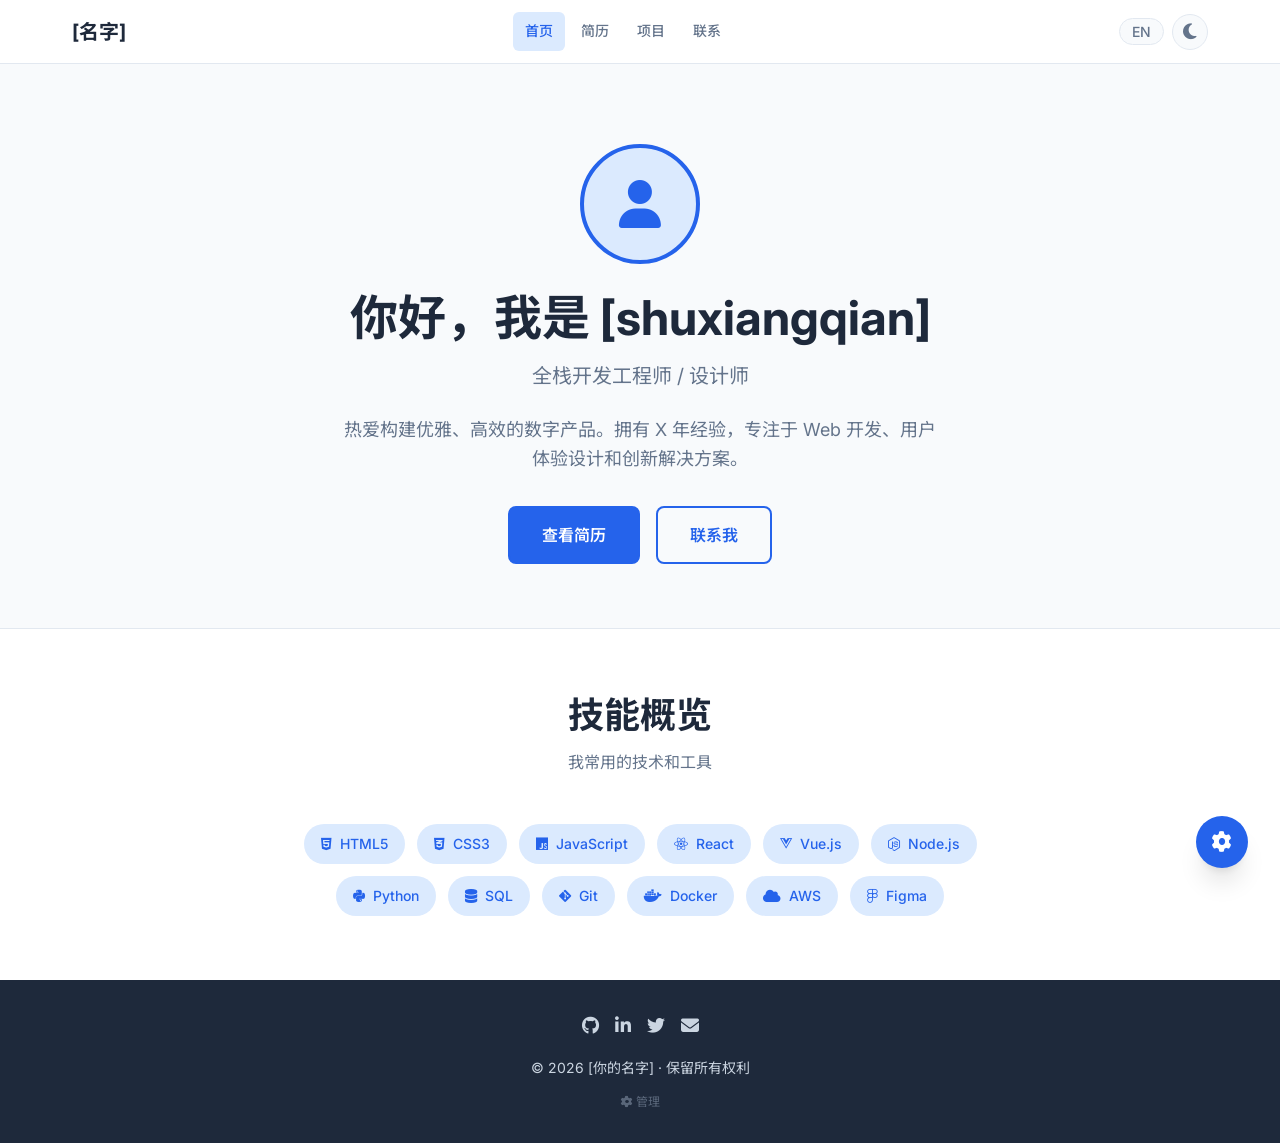
<file: index.html>
<!DOCTYPE html>
<html lang="zh-CN">
<head>
  <meta charset="UTF-8">
  <meta name="viewport" content="width=device-width, initial-scale=1.0">
  <meta name="description" content="[你的名字] - 全栈开发工程师 / 设计师 - 个人简历网站">
  <meta property="og:title" content="[你的名字] - 个人主页">
  <meta property="og:description" content="全栈开发工程师 / 设计师">
  <meta property="og:type" content="website">
  <title>[你的名字] - 个人主页</title>
  <link rel="icon" href="assets/images/favicon.ico" type="image/x-icon">
  <link rel="stylesheet" href="https://cdnjs.cloudflare.com/ajax/libs/font-awesome/6.5.0/css/all.min.css">
  <link rel="stylesheet" href="https://fonts.googleapis.com/css2?family=Inter:wght@400;500;600;700&family=Noto+Sans+SC:wght@400;500;700&display=swap">
  <link rel="stylesheet" href="css/style.css">
</head>
<body>
  <!-- 导航栏 -->
  <header class="navbar">
    <div class="container">
      <a href="index.html" class="navbar-brand">[名字]</a>
      <nav class="navbar-menu">
        <a href="index.html" class="navbar-link" data-i18n="nav.home">首页</a>
        <a href="resume.html" class="navbar-link" data-i18n="nav.resume">简历</a>
        <a href="projects.html" class="navbar-link" data-i18n="nav.projects">项目</a>
        <a href="contact.html" class="navbar-link" data-i18n="nav.contact">联系</a>
      </nav>
      <div class="navbar-actions">
        <button class="lang-btn" aria-label="Switch language">EN</button>
        <button class="theme-toggle" aria-label="Toggle dark mode">
          <i class="fas fa-moon"></i>
        </button>
        <button class="hamburger" aria-label="Toggle menu">
          <span></span><span></span><span></span>
        </button>
      </div>
    </div>
  </header>

  <!-- 主内容 -->
  <main class="main-content">
    <!-- Hero 区域 -->
    <section class="hero">
      <div class="container">
        <div class="hero-avatar">
          <i class="fas fa-user"></i>
        </div>
        <h1 data-i18n="hero.title">你好，我是 [你的名字]</h1>
        <p class="hero-subtitle" data-i18n="hero.subtitle">全栈开发工程师 / 设计师</p>
        <p class="hero-description" data-i18n="hero.desc">
          热爱构建优雅、高效的数字产品。拥有 X 年经验，专注于 Web 开发、用户体验设计和创新解决方案。
        </p>
        <div class="hero-actions">
          <a href="resume.html" class="btn btn-primary btn-lg" data-i18n="hero.btn1">查看简历</a>
          <a href="contact.html" class="btn btn-outline btn-lg" data-i18n="hero.btn2">联系我</a>
        </div>
      </div>
    </section>

    <!-- 技能概览 -->
    <section class="section">
      <div class="container">
        <h2 class="section-title" data-i18n="skills.title">技能概览</h2>
        <p class="section-subtitle" data-i18n="skills.subtitle">我常用的技术和工具</p>
        <div class="skills-grid">
          <span class="skill-tag"><i class="fab fa-html5"></i> HTML5</span>
          <span class="skill-tag"><i class="fab fa-css3-alt"></i> CSS3</span>
          <span class="skill-tag"><i class="fab fa-js"></i> JavaScript</span>
          <span class="skill-tag"><i class="fab fa-react"></i> React</span>
          <span class="skill-tag"><i class="fab fa-vuejs"></i> Vue.js</span>
          <span class="skill-tag"><i class="fab fa-node-js"></i> Node.js</span>
          <span class="skill-tag"><i class="fab fa-python"></i> Python</span>
          <span class="skill-tag"><i class="fas fa-database"></i> SQL</span>
          <span class="skill-tag"><i class="fab fa-git-alt"></i> Git</span>
          <span class="skill-tag"><i class="fab fa-docker"></i> Docker</span>
          <span class="skill-tag"><i class="fas fa-cloud"></i> AWS</span>
          <span class="skill-tag"><i class="fab fa-figma"></i> Figma</span>
        </div>
      </div>
    </section>
  </main>

  <!-- 页脚 -->
  <footer class="footer">
    <div class="container">
      <div class="footer-social">
        <a href="#" target="_blank" rel="noopener noreferrer" aria-label="GitHub"><i class="fab fa-github"></i></a>
        <a href="#" target="_blank" rel="noopener noreferrer" aria-label="LinkedIn"><i class="fab fa-linkedin-in"></i></a>
        <a href="#" target="_blank" rel="noopener noreferrer" aria-label="Twitter"><i class="fab fa-twitter"></i></a>
        <a href="mailto:your-email@example.com" aria-label="Email"><i class="fas fa-envelope"></i></a>
      </div>
      <p data-i18n="footer.copyright">© 2026 [你的名字] · 保留所有权利</p>
      <p style="margin-top:var(--space-3);font-size:var(--text-xs);">
        <a href="admin.html" style="color:var(--color-text-muted);text-decoration:none;opacity:0.5;transition:opacity 0.2s;" onmouseover="this.style.opacity='1'" onmouseout="this.style.opacity='0.5'">
          <i class="fas fa-cog"></i> 管理
        </a>
      </p>
    </div>
  </footer>

  <script src="data/content.js"></script>
  <script src="js/i18n.js"></script>
  <script src="js/main.js"></script>
  <a href="admin.html" class="admin-fab" aria-label="内容管理">
    <i class="fas fa-cog"></i>
  </a>
</body>
</html>
</file>
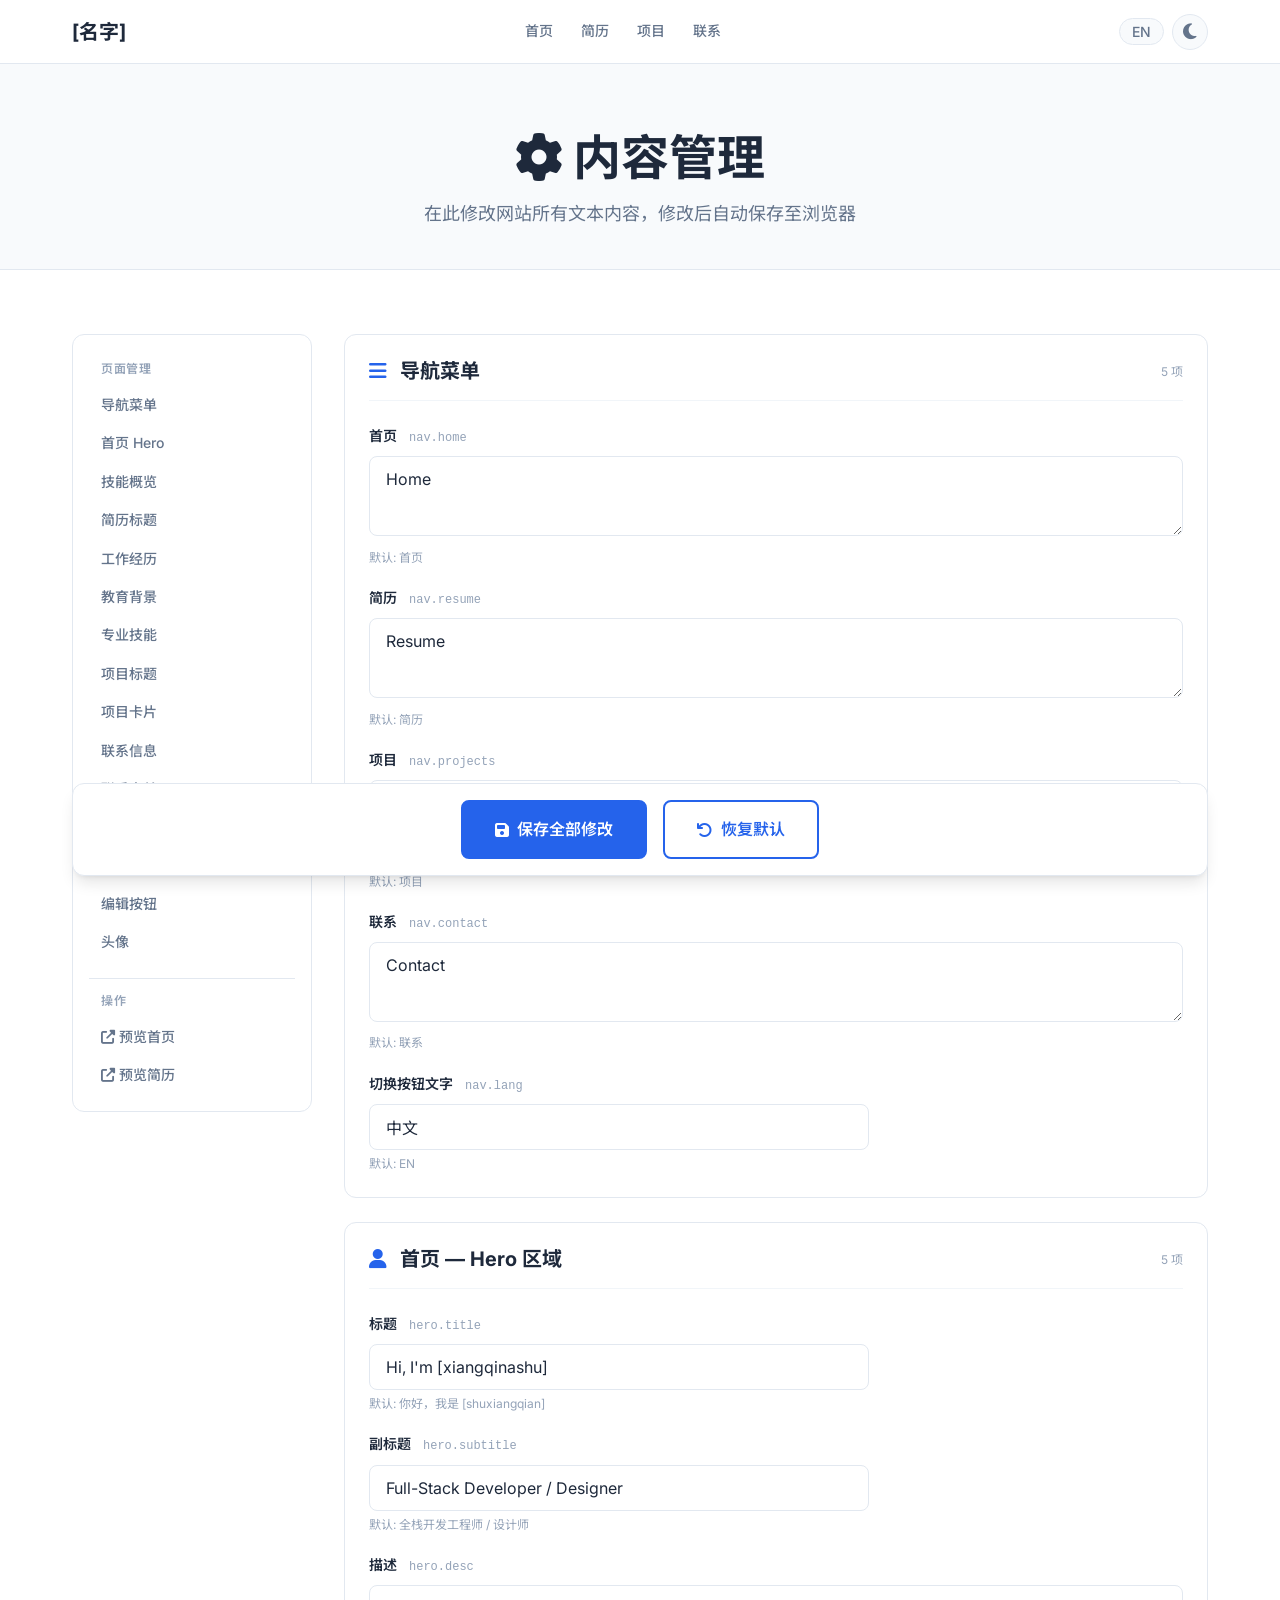
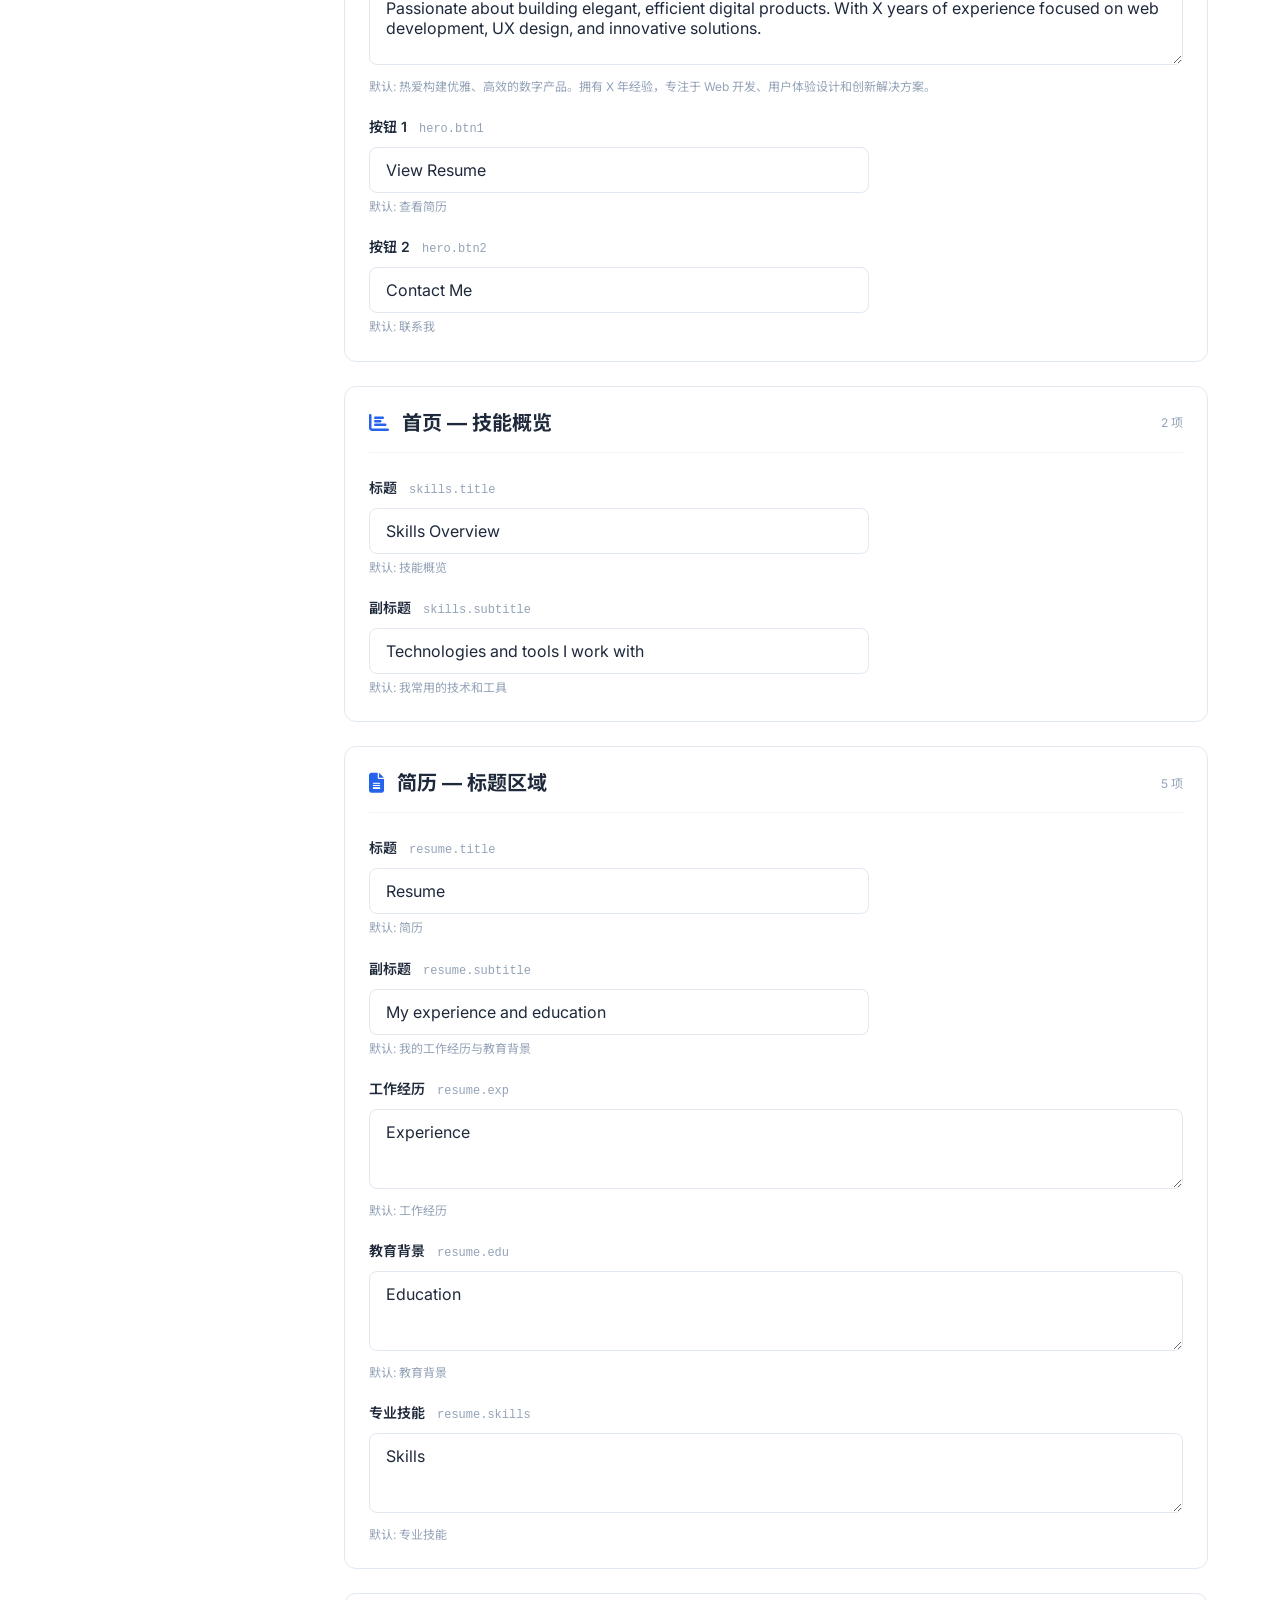
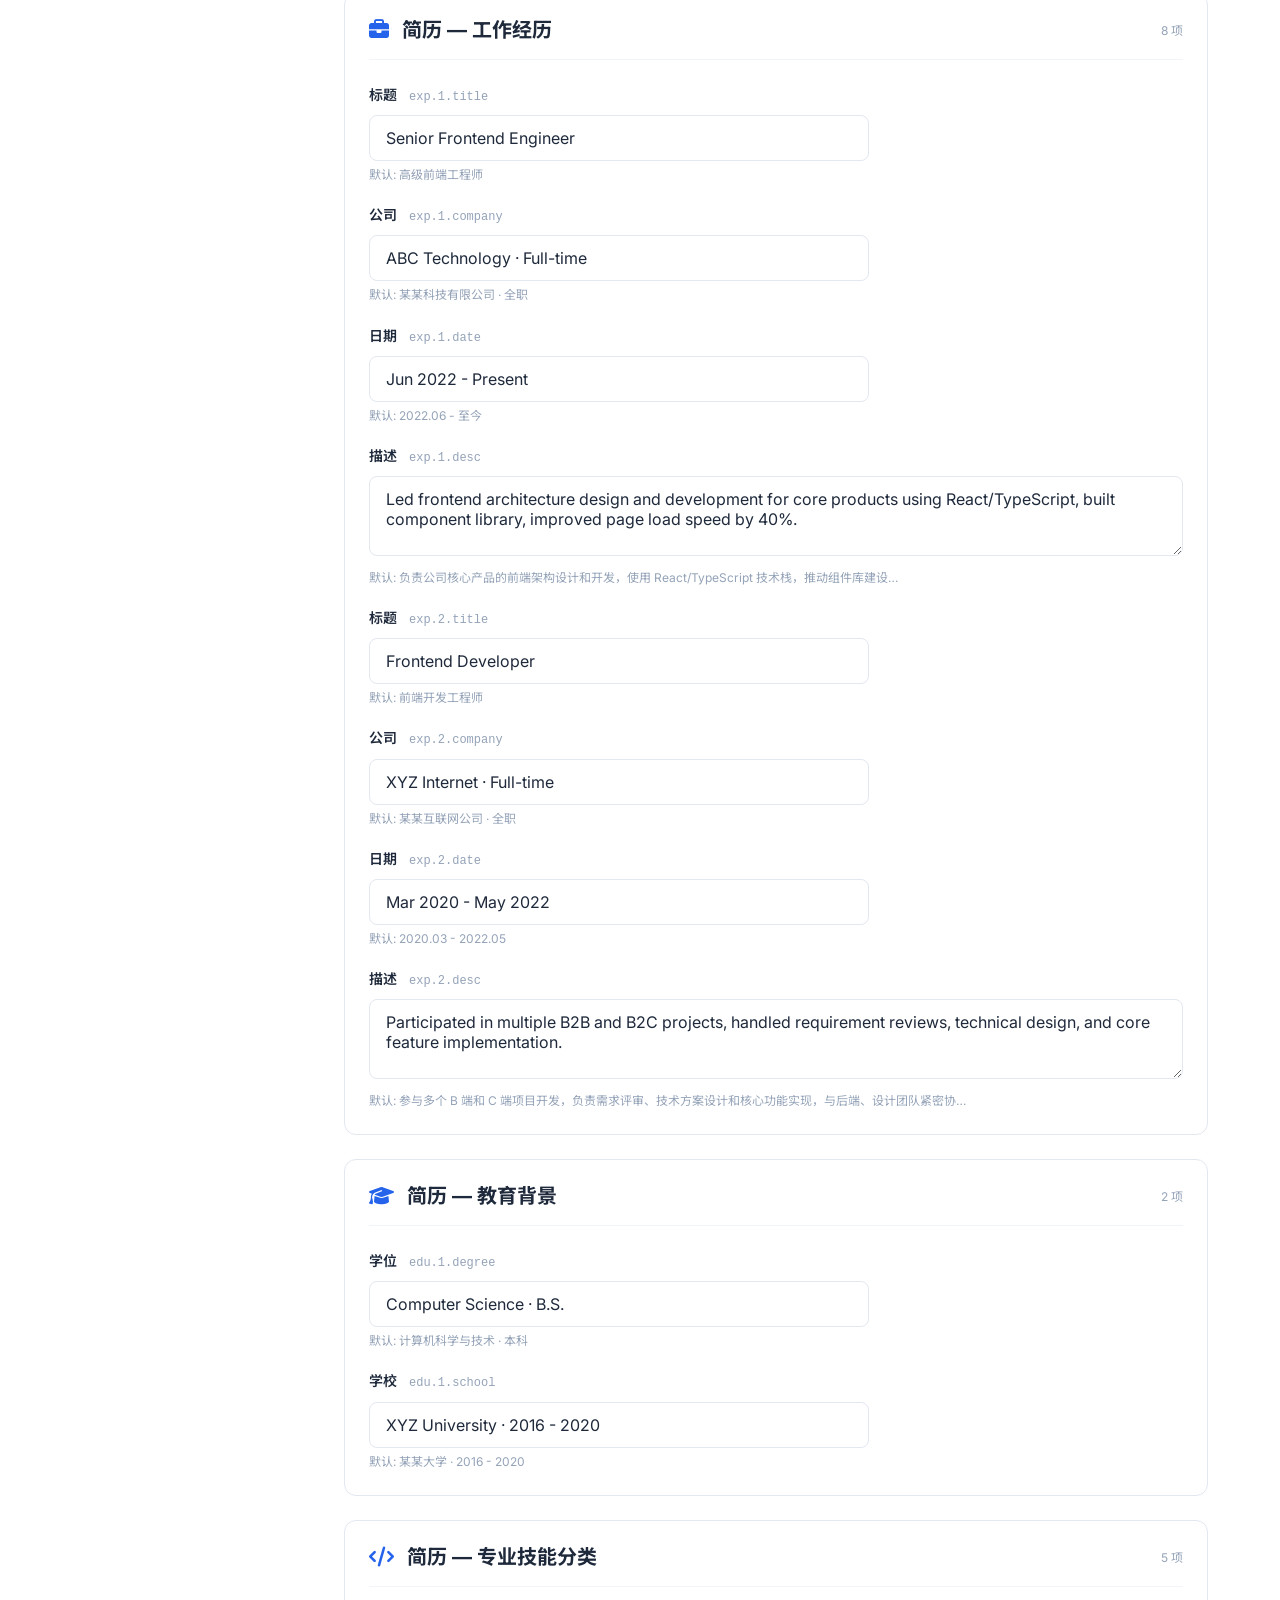
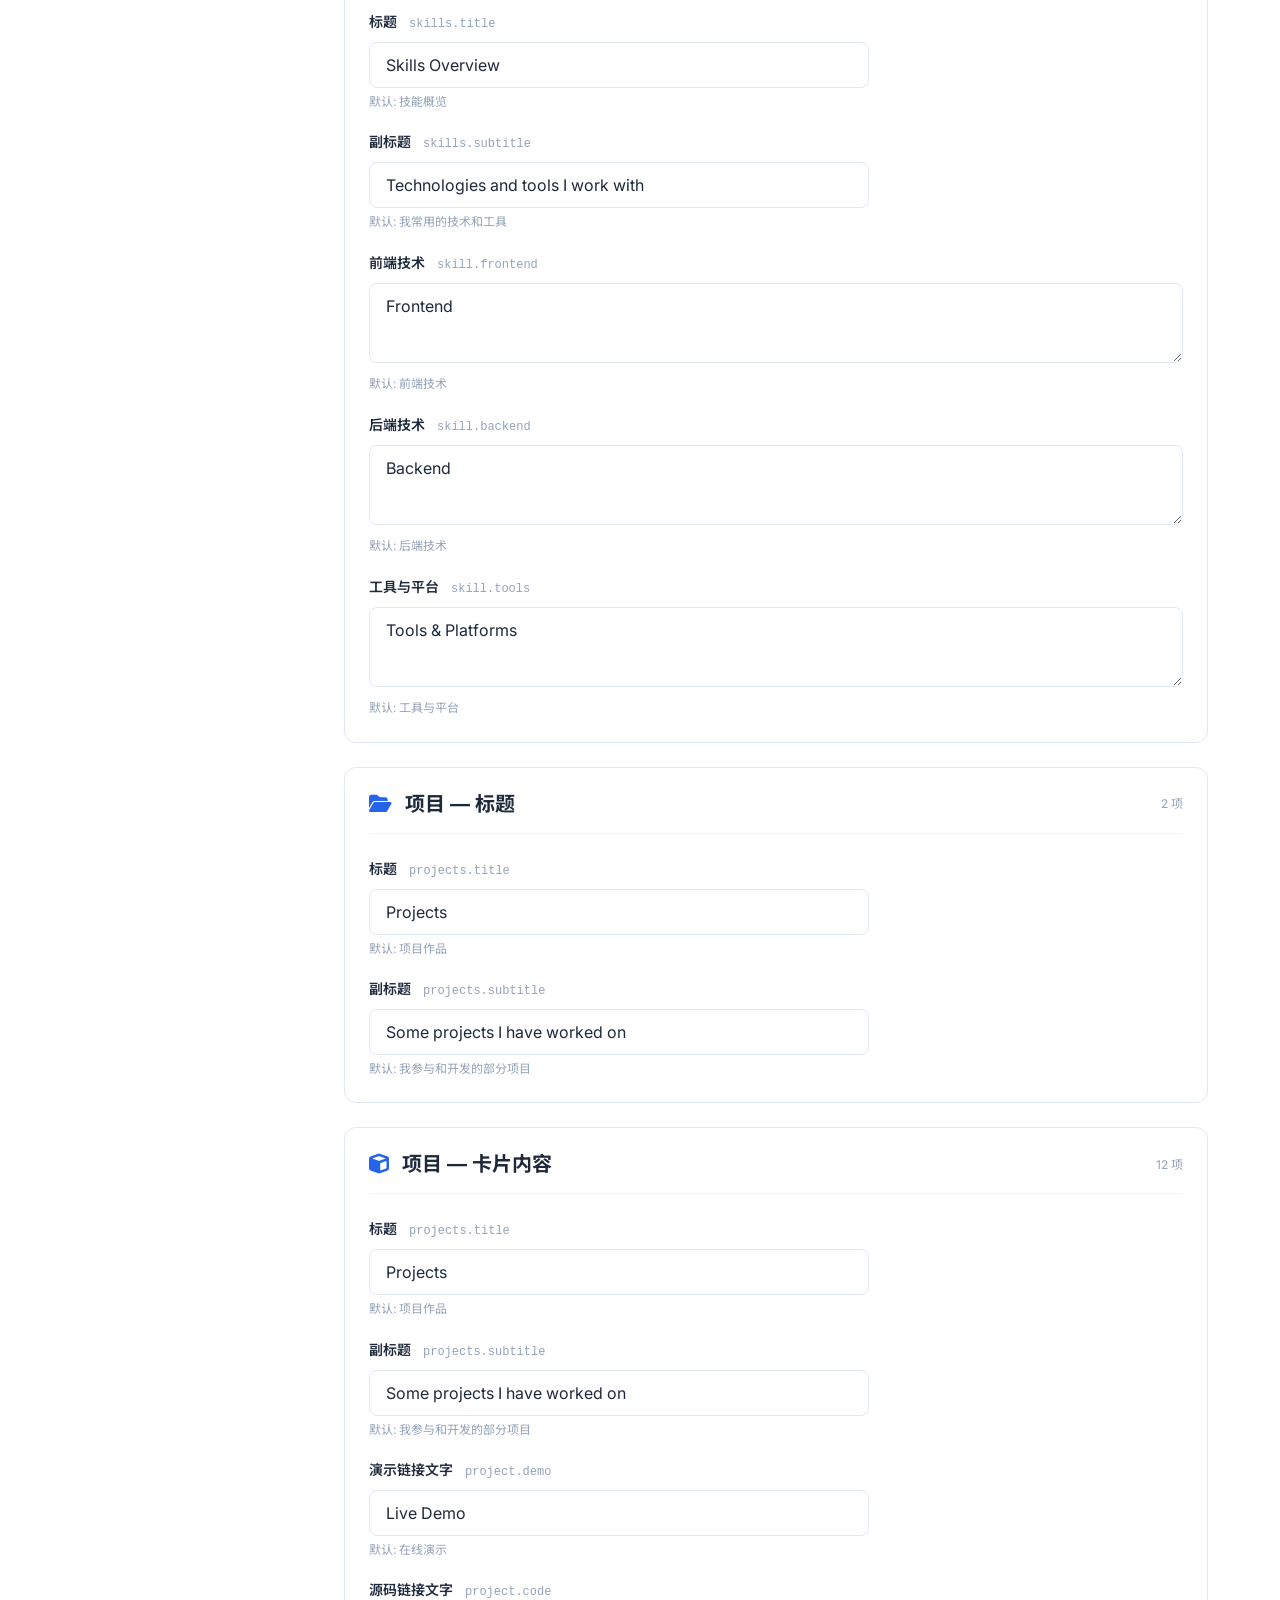
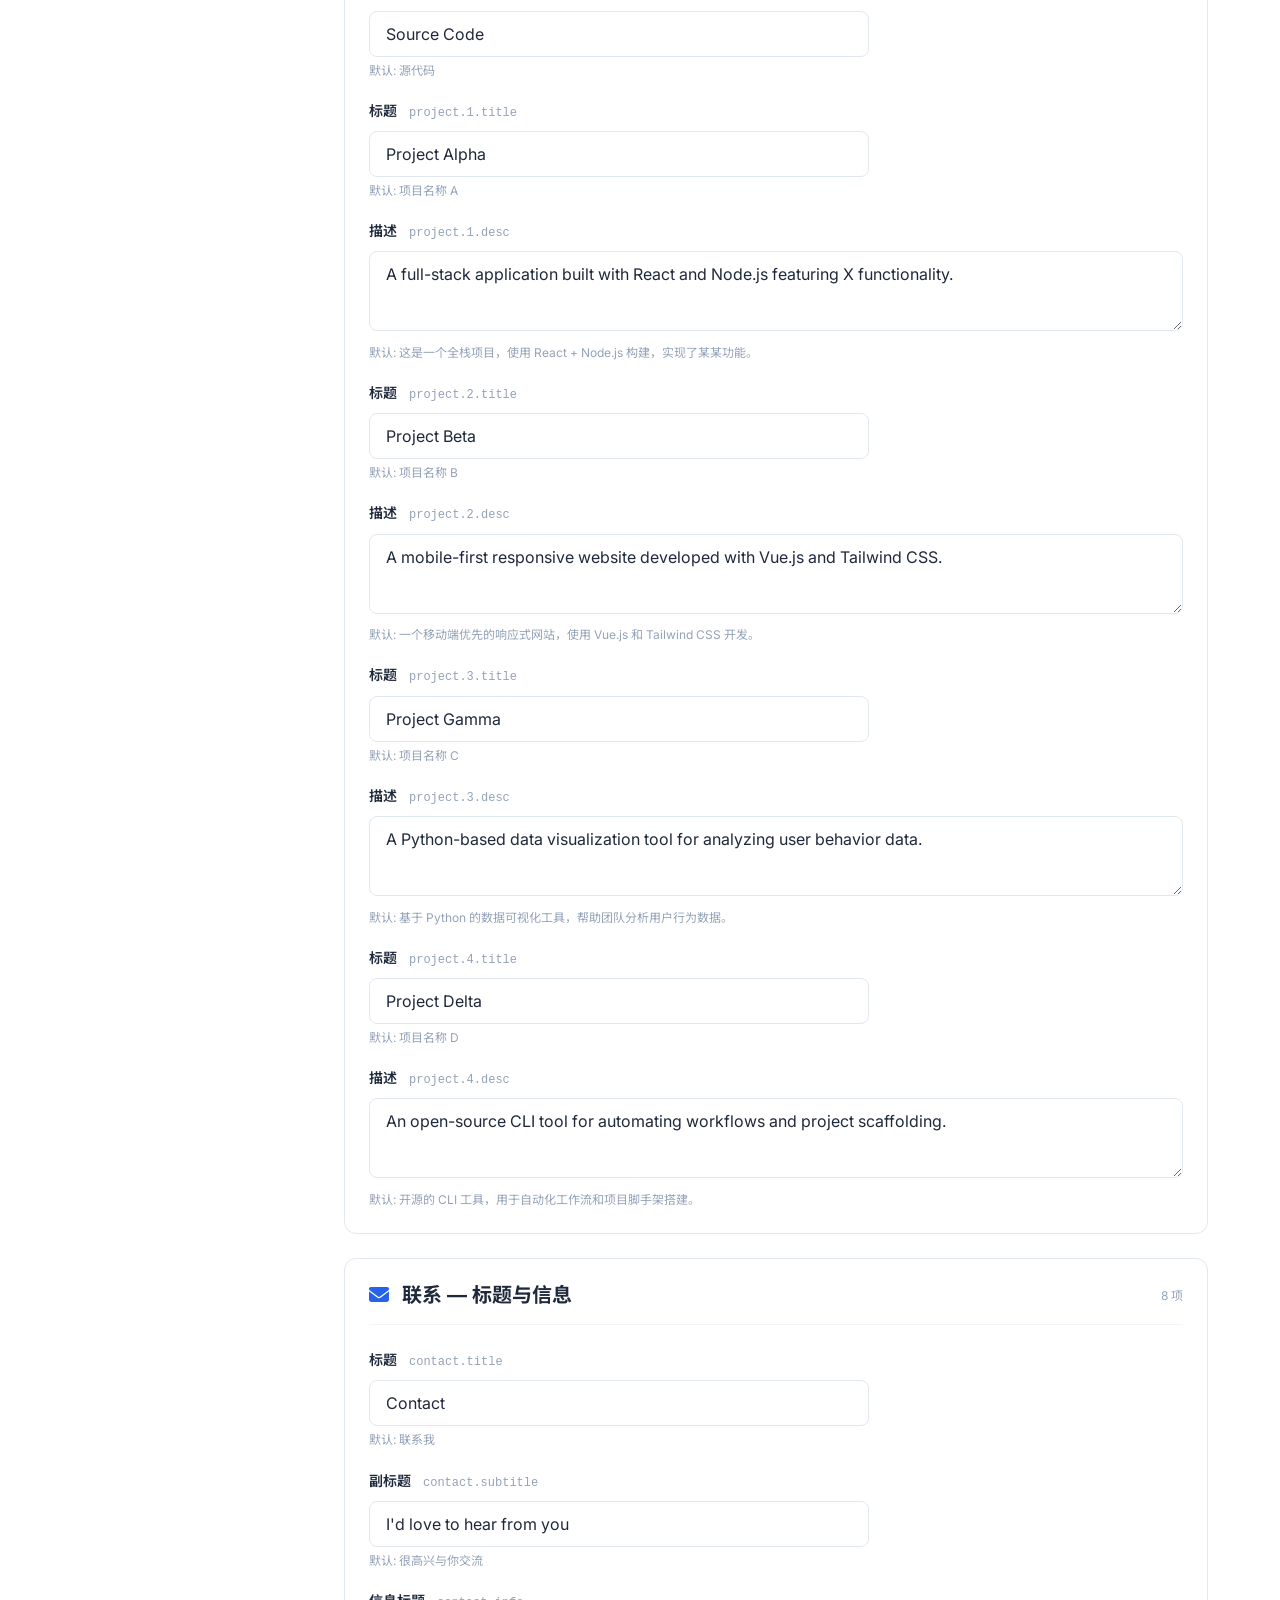
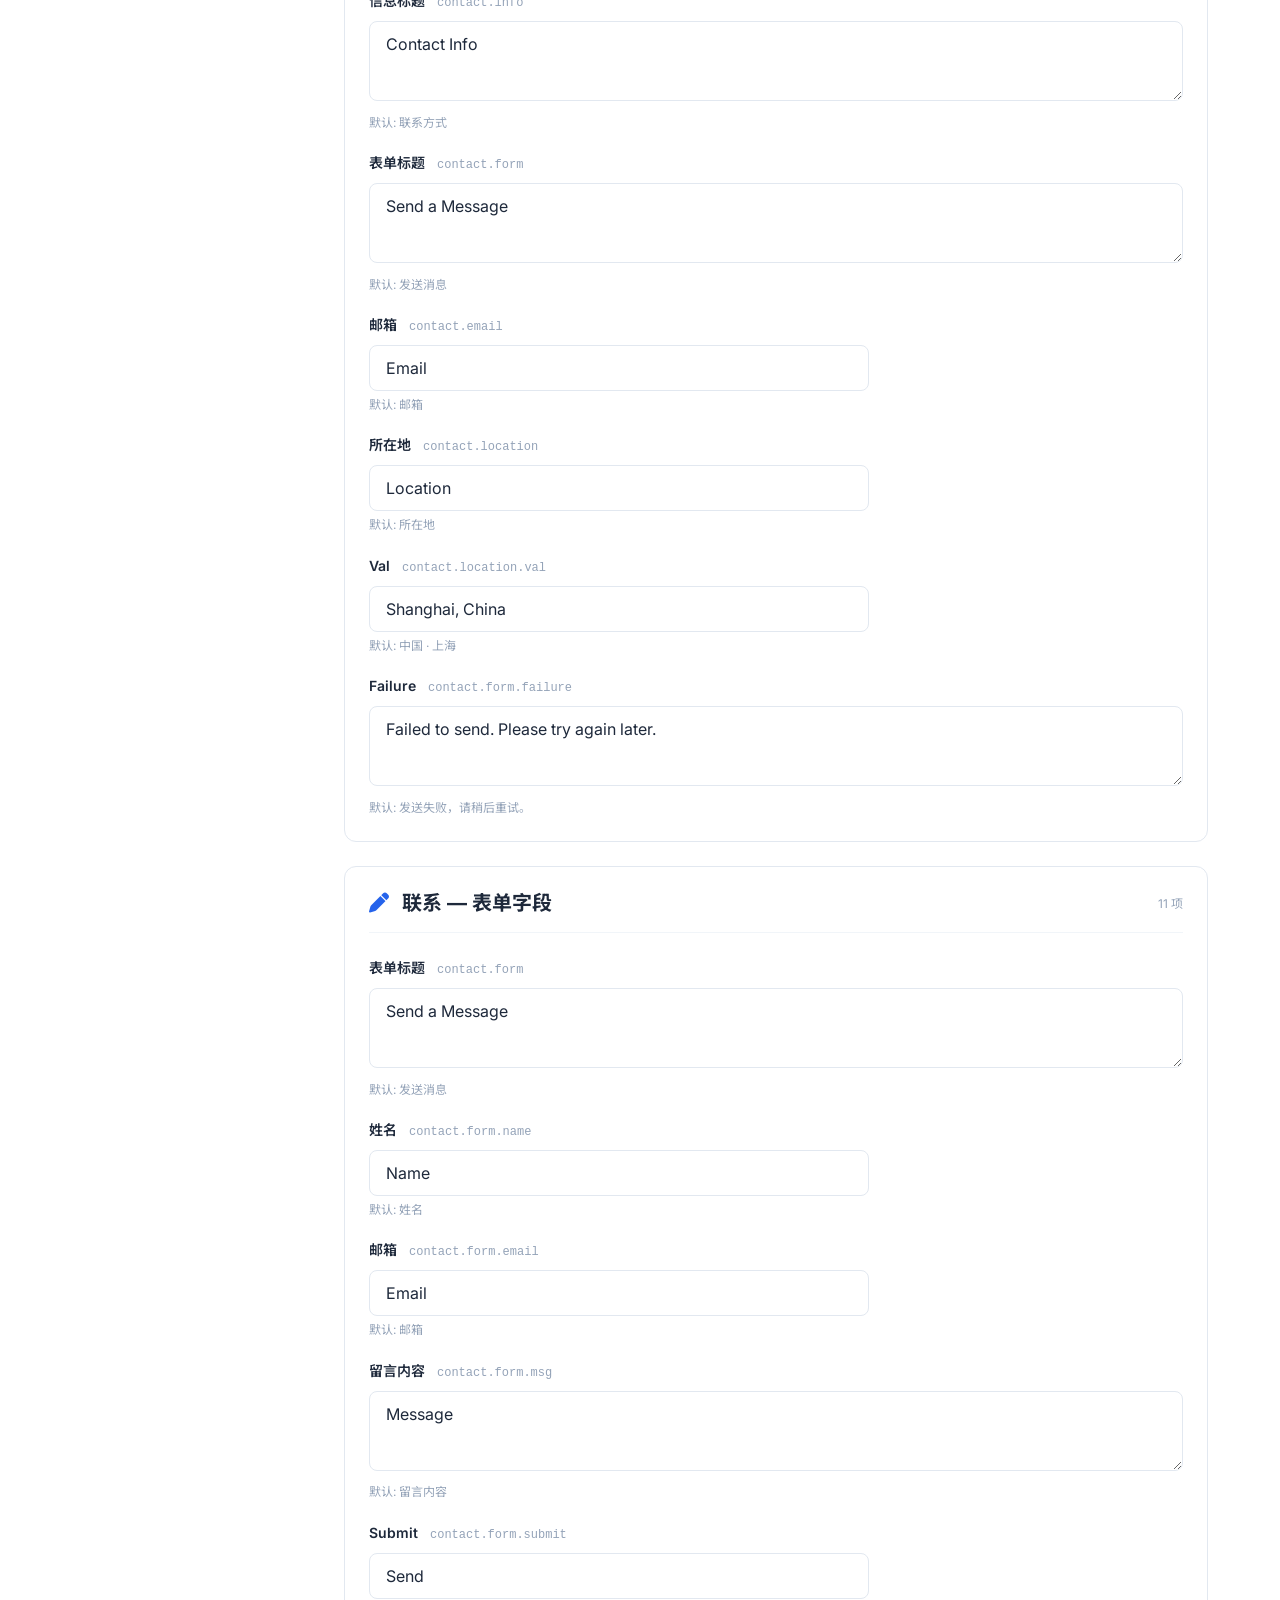
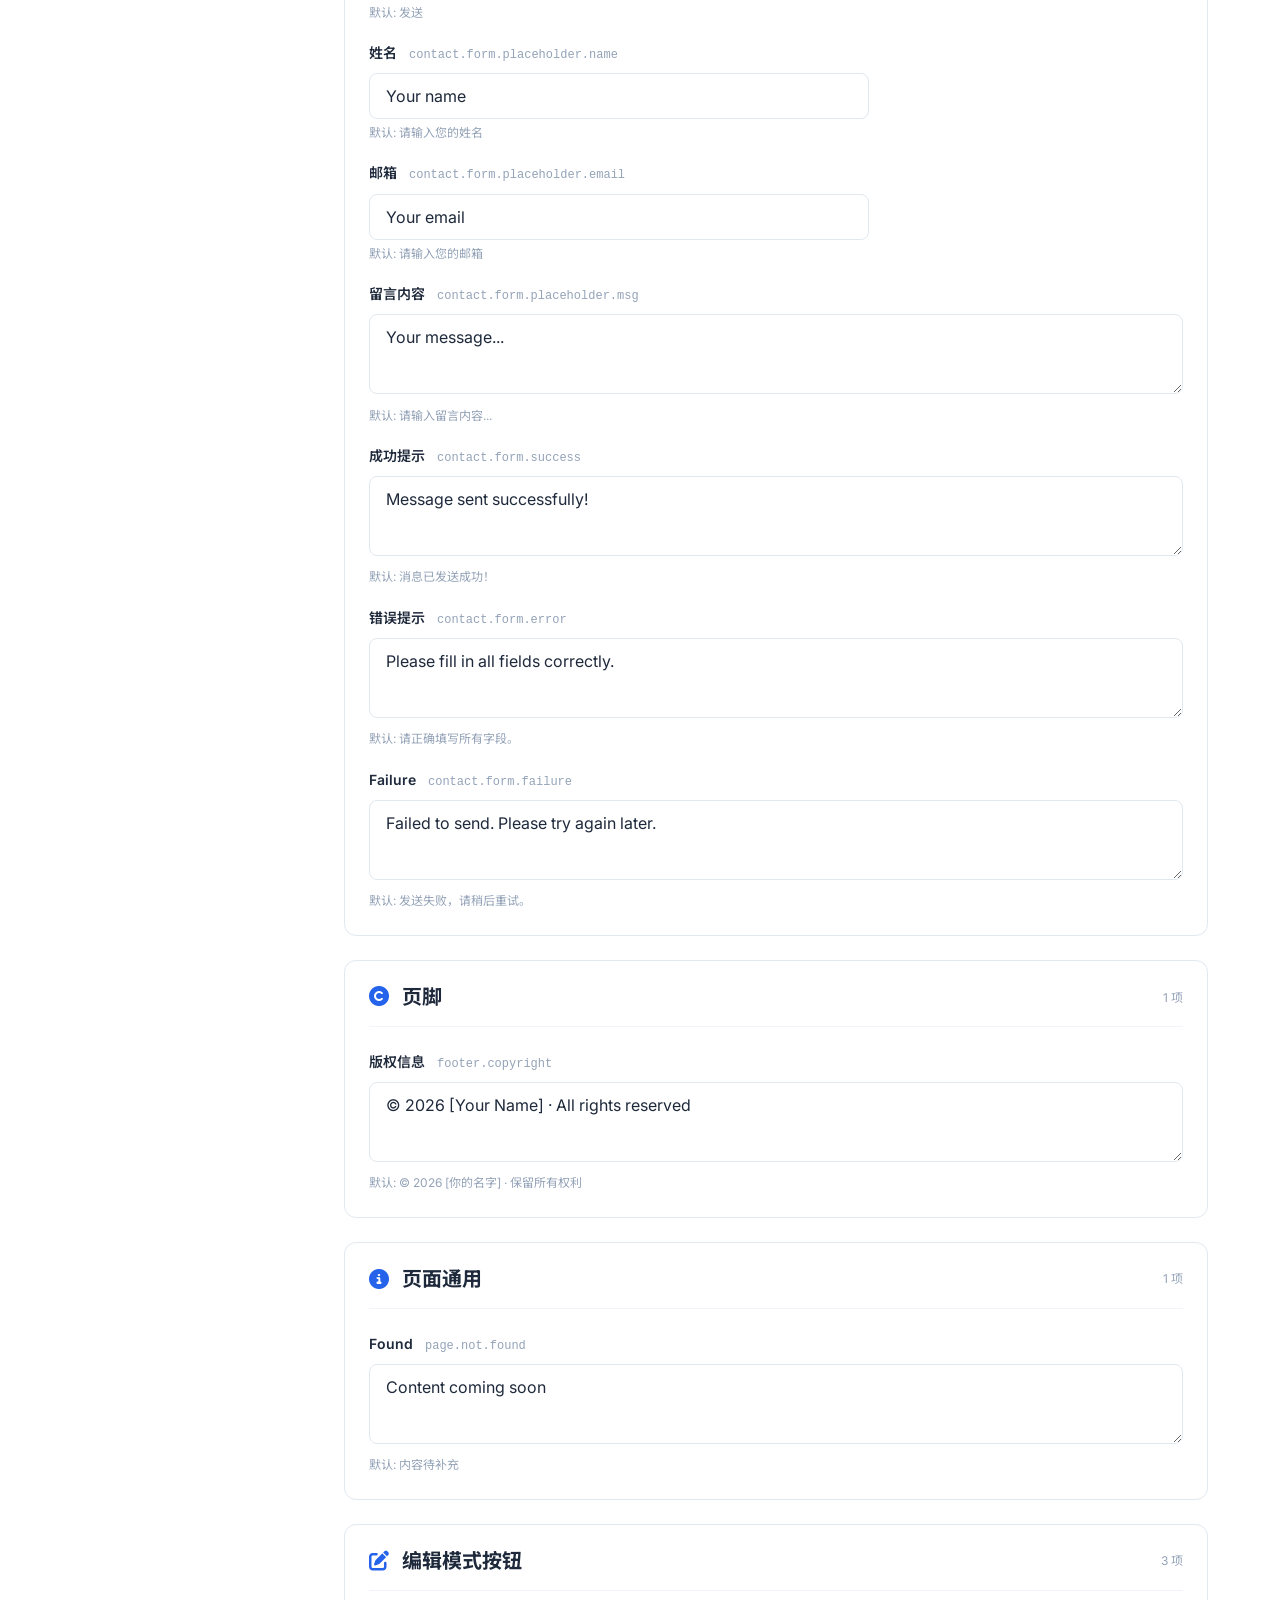
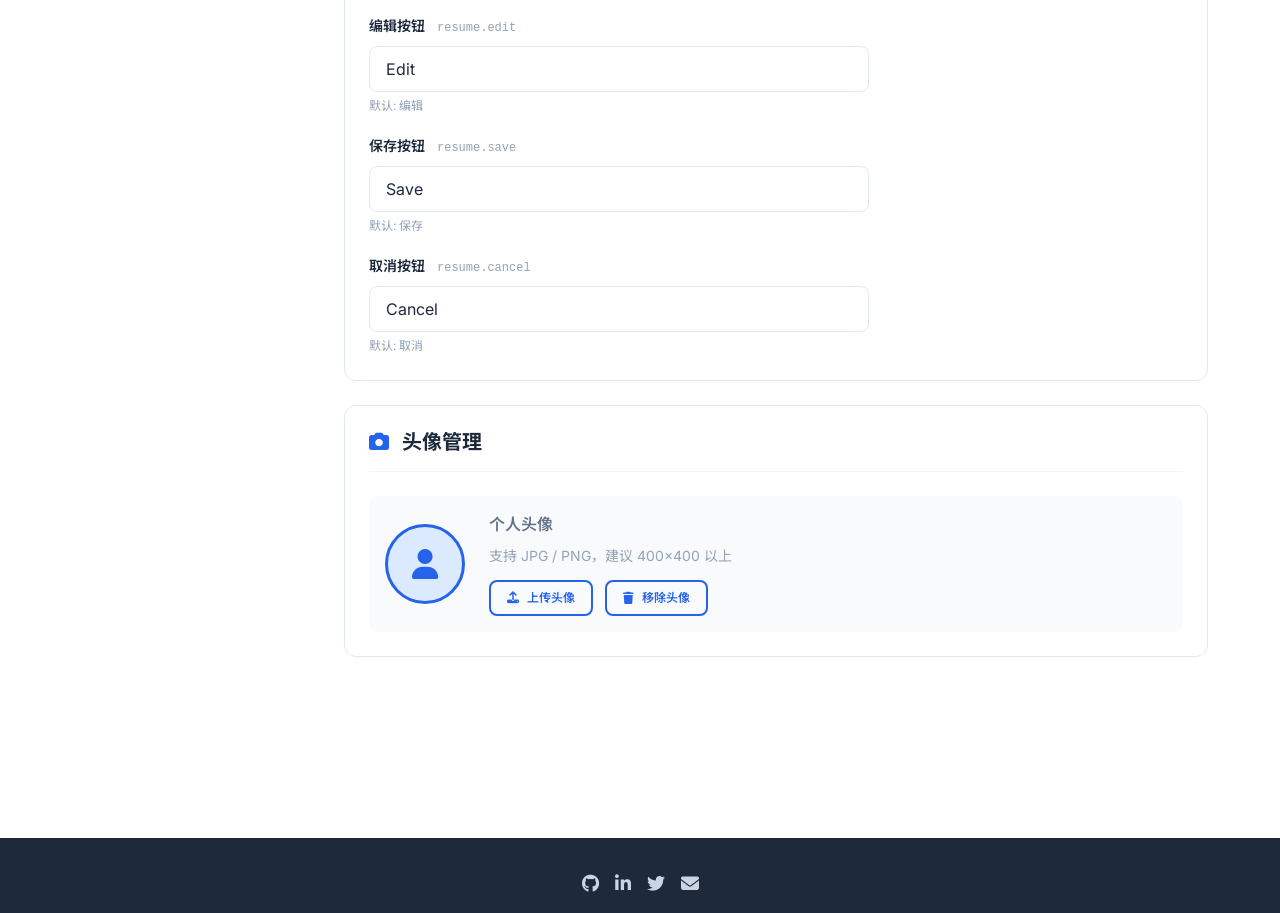
<file: admin.html>
<!DOCTYPE html>
<html lang="zh-CN">
<head>
  <meta charset="UTF-8">
  <meta name="viewport" content="width=device-width, initial-scale=1.0">
  <meta name="description" content="内容管理 - 个人简历网站">
  <title>内容管理 · 简历后台</title>
  <link rel="icon" href="assets/images/favicon.ico" type="image/x-icon">
  <link rel="stylesheet" href="https://cdnjs.cloudflare.com/ajax/libs/font-awesome/6.5.0/css/all.min.css">
  <link rel="stylesheet" href="https://fonts.googleapis.com/css2?family=Inter:wght@400;500;600;700&family=Noto+Sans+SC:wght@400;500;700&display=swap">
  <link rel="stylesheet" href="css/style.css">
  <style>
    /* --- 管理后台专用样式 --- */
    .admin-layout {
      display: grid;
      grid-template-columns: 240px 1fr;
      gap: var(--space-8);
      align-items: start;
    }

    .admin-sidebar {
      position: sticky;
      top: calc(var(--nav-height) + var(--space-6));
      background: var(--color-bg-card);
      border: 1px solid var(--color-border);
      border-radius: var(--radius-lg);
      padding: var(--space-4);
    }

    .admin-sidebar a {
      display: block;
      padding: var(--space-2) var(--space-3);
      border-radius: var(--radius-sm);
      font-size: var(--text-sm);
      font-weight: 500;
      color: var(--color-text-secondary);
      text-decoration: none;
      transition: all var(--transition-fast);
    }

    .admin-sidebar a:hover,
    .admin-sidebar a.active {
      color: var(--color-primary);
      background-color: var(--color-primary-light);
    }

    .admin-sidebar-title {
      font-size: var(--text-xs);
      font-weight: 600;
      text-transform: uppercase;
      letter-spacing: 0.05em;
      color: var(--color-text-muted);
      padding: var(--space-2) var(--space-3);
      margin-top: var(--space-2);
    }

    .admin-sidebar-title:first-child {
      margin-top: 0;
    }

    .admin-section {
      background: var(--color-bg-card);
      border: 1px solid var(--color-border);
      border-radius: var(--radius-lg);
      padding: var(--space-6);
      margin-bottom: var(--space-6);
      scroll-margin-top: calc(var(--nav-height) + var(--space-6));
    }

    .admin-section-header {
      display: flex;
      align-items: center;
      justify-content: space-between;
      margin-bottom: var(--space-6);
      padding-bottom: var(--space-4);
      border-bottom: 1px solid var(--color-border-light);
    }

    .admin-section-header h2 {
      font-size: var(--text-xl);
      margin: 0;
    }

    .admin-section-header h2 i {
      color: var(--color-primary);
      margin-right: var(--space-2);
    }

    .admin-field {
      margin-bottom: var(--space-5);
    }

    .admin-field:last-child {
      margin-bottom: 0;
    }

    .admin-field label {
      display: block;
      font-size: var(--text-sm);
      font-weight: 600;
      margin-bottom: var(--space-2);
      color: var(--color-text);
    }

    .admin-field .field-key {
      font-size: var(--text-xs);
      font-weight: 400;
      color: var(--color-text-muted);
      font-family: var(--font-mono);
      margin-left: var(--space-2);
    }

    .admin-field .field-desc {
      font-size: var(--text-xs);
      color: var(--color-text-muted);
      margin-top: var(--space-1);
    }

    .admin-field input[type="text"],
    .admin-field textarea {
      width: 100%;
      padding: var(--space-3) var(--space-4);
      border: 1px solid var(--color-border);
      border-radius: var(--radius-md);
      font-size: var(--text-base);
      font-family: inherit;
      background-color: var(--color-bg);
      color: var(--color-text);
      transition: border-color var(--transition-fast);
      outline: none;
    }

    .admin-field input[type="text"]:focus,
    .admin-field textarea:focus {
      border-color: var(--color-primary);
      box-shadow: 0 0 0 3px var(--color-primary-light);
    }

    .admin-field textarea {
      min-height: 80px;
      resize: vertical;
    }

    .admin-field input[type="text"] {
      max-width: 500px;
    }

    .admin-actions {
      position: sticky;
      bottom: var(--space-6);
      display: flex;
      justify-content: center;
      gap: var(--space-4);
      padding: var(--space-4);
      background: var(--color-bg-card);
      border: 1px solid var(--color-border);
      border-radius: var(--radius-lg);
      box-shadow: var(--shadow-lg);
      z-index: 10;
    }

    .admin-actions .btn {
      min-width: 140px;
    }

    /* 头像管理 */
    .admin-avatar-section {
      display: flex;
      align-items: center;
      gap: var(--space-6);
      padding: var(--space-4);
      background: var(--color-bg-alt);
      border-radius: var(--radius-md);
    }

    .admin-avatar-preview {
      width: 80px;
      height: 80px;
      border-radius: 50%;
      background-color: var(--color-primary-light);
      display: flex;
      align-items: center;
      justify-content: center;
      font-size: var(--text-3xl);
      color: var(--color-primary);
      overflow: hidden;
      flex-shrink: 0;
      border: 3px solid var(--color-primary);
    }

    .admin-avatar-preview img {
      width: 100%;
      height: 100%;
      object-fit: cover;
    }

    .admin-toast {
      position: fixed;
      bottom: var(--space-24);
      left: 50%;
      transform: translateX(-50%) translateY(100px);
      background: var(--color-text);
      color: var(--color-bg);
      padding: var(--space-3) var(--space-6);
      border-radius: var(--radius-md);
      font-size: var(--text-sm);
      font-weight: 500;
      z-index: 9999;
      opacity: 0;
      transition: all 0.3s ease;
      pointer-events: none;
      box-shadow: var(--shadow-lg);
    }

    .admin-toast.show {
      opacity: 1;
      transform: translateX(-50%) translateY(0);
    }

    .admin-toast.error {
      background: var(--color-error);
      color: #fff;
    }

    @media (max-width: 767px) {
      .admin-layout {
        grid-template-columns: 1fr;
      }
      .admin-sidebar {
        display: none;
      }
      .admin-actions {
        flex-direction: column;
        align-items: stretch;
      }
      .admin-actions .btn {
        min-width: auto;
      }
    }
  </style>
</head>
<body>
  <!-- 导航栏 -->
  <header class="navbar">
    <div class="container">
      <a href="index.html" class="navbar-brand">[名字]</a>
      <nav class="navbar-menu">
        <a href="index.html" class="navbar-link" data-i18n="nav.home">首页</a>
        <a href="resume.html" class="navbar-link" data-i18n="nav.resume">简历</a>
        <a href="projects.html" class="navbar-link" data-i18n="nav.projects">项目</a>
        <a href="contact.html" class="navbar-link" data-i18n="nav.contact">联系</a>
      </nav>
      <div class="navbar-actions">
        <button class="lang-btn" aria-label="Switch language">EN</button>
        <button class="theme-toggle" aria-label="Toggle dark mode">
          <i class="fas fa-moon"></i>
        </button>
        <button class="hamburger" aria-label="Toggle menu">
          <span></span><span></span><span></span>
        </button>
      </div>
    </div>
  </header>

  <!-- 主内容 -->
  <main class="main-content">
    <section class="page-header">
      <div class="container">
        <h1><i class="fas fa-cog"></i> 内容管理</h1>
        <p>在此修改网站所有文本内容，修改后自动保存至浏览器</p>
      </div>
    </section>

    <section class="section">
      <div class="container">
        <div class="admin-layout">
          <!-- 侧边导航 -->
          <aside class="admin-sidebar" id="adminSidebar">
            <div class="admin-sidebar-title">页面管理</div>
            <a href="#sec-nav">导航菜单</a>
            <a href="#sec-hero">首页 Hero</a>
            <a href="#sec-skills">技能概览</a>
            <a href="#sec-resume">简历标题</a>
            <a href="#sec-experience">工作经历</a>
            <a href="#sec-education">教育背景</a>
            <a href="#sec-skill-cats">专业技能</a>
            <a href="#sec-projects">项目标题</a>
            <a href="#sec-project-cards">项目卡片</a>
            <a href="#sec-contact">联系信息</a>
            <a href="#sec-contact-form">联系表单</a>
            <a href="#sec-footer">页脚</a>
            <a href="#sec-page-general">页面通用</a>
            <a href="#sec-edit-buttons">编辑按钮</a>
            <a href="#sec-avatar">头像</a>
            <div class="admin-sidebar-title" style="margin-top: var(--space-4); border-top: 1px solid var(--color-border); padding-top: var(--space-3);">操作</div>
            <a href="index.html" target="_blank"><i class="fas fa-external-link-alt"></i> 预览首页</a>
            <a href="resume.html" target="_blank"><i class="fas fa-external-link-alt"></i> 预览简历</a>
          </aside>

          <!-- 内容表单 -->
          <div class="admin-form" id="adminForm">
            <!-- 由 JS 动态渲染 -->
            <p style="text-align:center; color: var(--color-text-muted); padding: var(--space-12) 0;">
              <i class="fas fa-spinner fa-spin"></i> 加载中...
            </p>
          </div>
        </div>

        <!-- 底部操作栏 -->
        <div class="admin-actions">
          <button class="btn btn-primary btn-lg" id="adminSaveAll">
            <i class="fas fa-save"></i> 保存全部修改
          </button>
          <button class="btn btn-outline btn-lg" id="adminResetAll">
            <i class="fas fa-undo"></i> 恢复默认
          </button>
        </div>
      </div>
    </section>
  </main>

  <!-- Toast -->
  <div class="admin-toast" id="adminToast"></div>

  <!-- 页脚 -->
  <footer class="footer">
    <div class="container">
      <div class="footer-social">
        <a href="#" target="_blank" rel="noopener noreferrer" aria-label="GitHub"><i class="fab fa-github"></i></a>
        <a href="#" target="_blank" rel="noopener noreferrer" aria-label="LinkedIn"><i class="fab fa-linkedin-in"></i></a>
        <a href="#" target="_blank" rel="noopener noreferrer" aria-label="Twitter"><i class="fab fa-twitter"></i></a>
        <a href="mailto:your-email@example.com" aria-label="Email"><i class="fas fa-envelope"></i></a>
      </div>
      <p data-i18n="footer.copyright">© 2026 [你的名字] · 保留所有权利</p>
    </div>
  </footer>

  <script src="data/content.js"></script>
  <script src="js/i18n.js"></script>
  <script src="js/admin.js"></script>
</body>
</html>
</file>
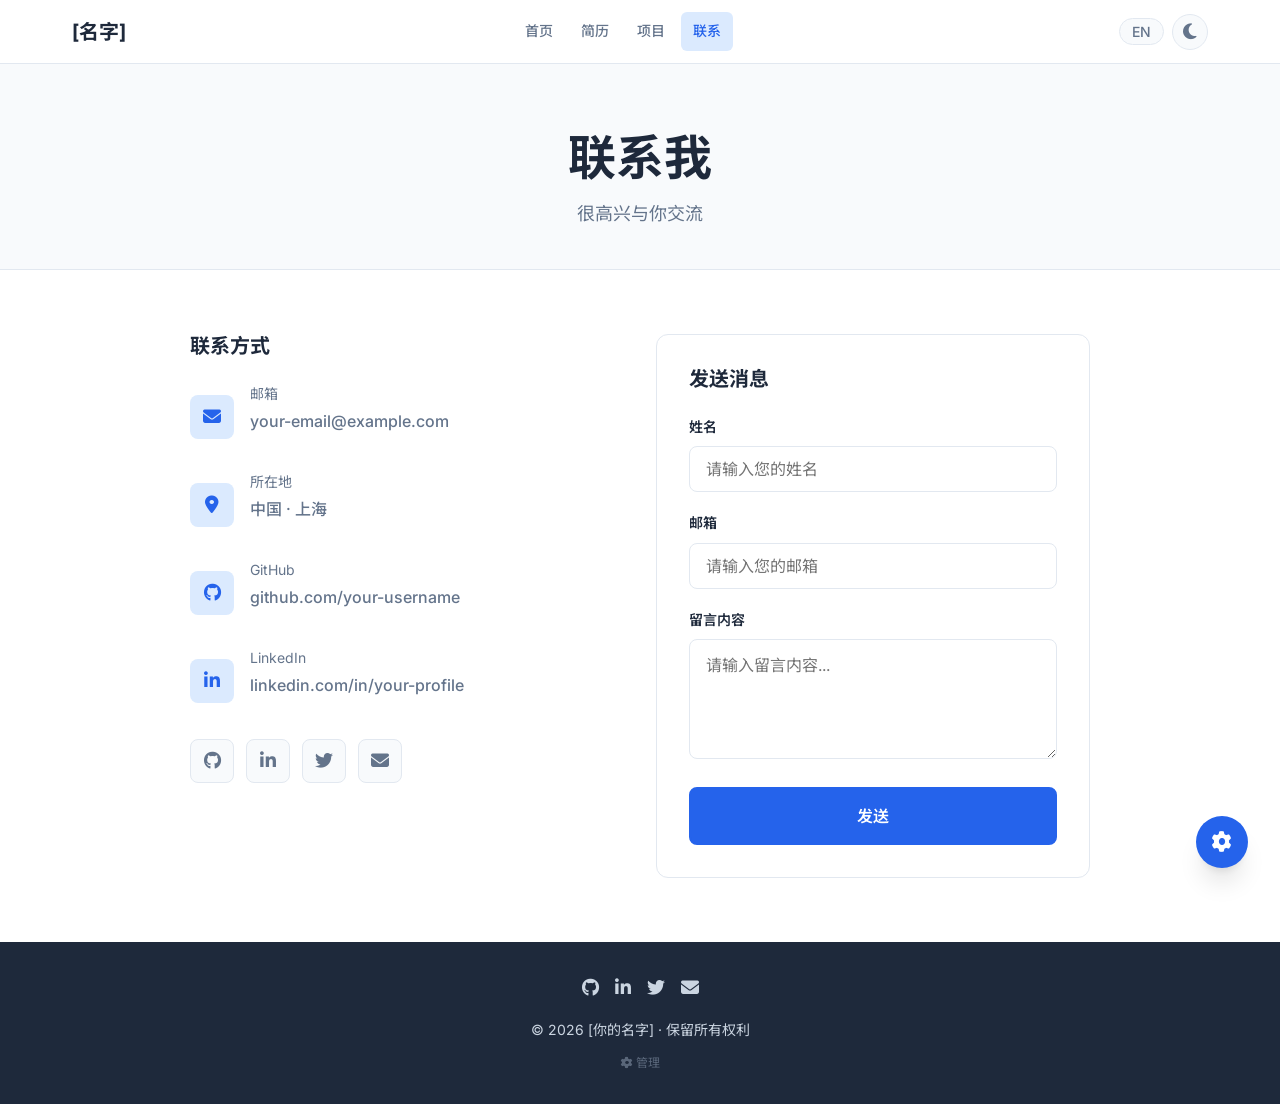
<file: contact.html>
<!DOCTYPE html>
<html lang="zh-CN">
<head>
  <meta charset="UTF-8">
  <meta name="viewport" content="width=device-width, initial-scale=1.0">
  <meta name="description" content="[你的名字] - 联系方式">
  <title>[你的名字] - 联系</title>
  <link rel="icon" href="assets/images/favicon.ico" type="image/x-icon">
  <link rel="stylesheet" href="https://cdnjs.cloudflare.com/ajax/libs/font-awesome/6.5.0/css/all.min.css">
  <link rel="stylesheet" href="https://fonts.googleapis.com/css2?family=Inter:wght@400;500;600;700&family=Noto+Sans+SC:wght@400;500;700&display=swap">
  <link rel="stylesheet" href="css/style.css">
</head>
<body>
  <!-- 导航栏 -->
  <header class="navbar">
    <div class="container">
      <a href="index.html" class="navbar-brand">[名字]</a>
      <nav class="navbar-menu">
        <a href="index.html" class="navbar-link" data-i18n="nav.home">首页</a>
        <a href="resume.html" class="navbar-link" data-i18n="nav.resume">简历</a>
        <a href="projects.html" class="navbar-link" data-i18n="nav.projects">项目</a>
        <a href="contact.html" class="navbar-link" data-i18n="nav.contact">联系</a>
      </nav>
      <div class="navbar-actions">
        <button class="lang-btn" aria-label="Switch language">EN</button>
        <button class="theme-toggle" aria-label="Toggle dark mode">
          <i class="fas fa-moon"></i>
        </button>
        <button class="hamburger" aria-label="Toggle menu">
          <span></span><span></span><span></span>
        </button>
      </div>
    </div>
  </header>

  <!-- 主内容 -->
  <main class="main-content">
    <!-- 页面标题 -->
    <section class="page-header">
      <div class="container">
        <h1 data-i18n="contact.title">联系我</h1>
        <p data-i18n="contact.subtitle">很高兴与你交流</p>
      </div>
    </section>

    <!-- 联系内容 -->
    <section class="section">
      <div class="container">
        <div class="contact-grid">
          <!-- 联系信息 -->
          <div class="contact-info">
            <h3 data-i18n="contact.info">联系方式</h3>

            <div class="contact-item">
              <div class="contact-item-icon"><i class="fas fa-envelope"></i></div>
              <div>
                <p class="contact-item-label" data-i18n="contact.email">邮箱</p>
                <p class="contact-item-value">your-email@example.com</p>
              </div>
            </div>

            <div class="contact-item">
              <div class="contact-item-icon"><i class="fas fa-map-marker-alt"></i></div>
              <div>
                <p class="contact-item-label" data-i18n="contact.location">所在地</p>
                <p class="contact-item-value" data-i18n="contact.location.val">中国 · 上海</p>
              </div>
            </div>

            <div class="contact-item">
              <div class="contact-item-icon"><i class="fab fa-github"></i></div>
              <div>
                <p class="contact-item-label">GitHub</p>
                <p class="contact-item-value">github.com/your-username</p>
              </div>
            </div>

            <div class="contact-item">
              <div class="contact-item-icon"><i class="fab fa-linkedin-in"></i></div>
              <div>
                <p class="contact-item-label">LinkedIn</p>
                <p class="contact-item-value">linkedin.com/in/your-profile</p>
              </div>
            </div>

            <!-- 社交链接 -->
            <div class="social-links">
              <a href="#" target="_blank" rel="noopener noreferrer" class="social-link" aria-label="GitHub"><i class="fab fa-github"></i></a>
              <a href="#" target="_blank" rel="noopener noreferrer" class="social-link" aria-label="LinkedIn"><i class="fab fa-linkedin-in"></i></a>
              <a href="#" target="_blank" rel="noopener noreferrer" class="social-link" aria-label="Twitter"><i class="fab fa-twitter"></i></a>
              <a href="mailto:your-email@example.com" class="social-link" aria-label="Email"><i class="fas fa-envelope"></i></a>
            </div>
          </div>

          <!-- 联系表单 -->
          <div class="contact-form">
            <h3 data-i18n="contact.form">发送消息</h3>
            <form id="contactForm" action="https://formspree.io/f/your-form-id" method="POST">
              <div class="form-group">
                <label class="form-label" for="formName" data-i18n="contact.form.name">姓名</label>
                <input type="text" id="formName" name="name" class="form-input"
                       data-i18n="contact.form.placeholder.name"
                       placeholder="请输入您的姓名" required>
                <p class="form-error" id="nameError" data-i18n="contact.form.error">请正确填写所有字段。</p>
              </div>

              <div class="form-group">
                <label class="form-label" for="formEmail" data-i18n="contact.form.email">邮箱</label>
                <input type="email" id="formEmail" name="email" class="form-input"
                       data-i18n="contact.form.placeholder.email"
                       placeholder="请输入您的邮箱" required>
                <p class="form-error" id="emailError" data-i18n="contact.form.error">请正确填写所有字段。</p>
              </div>

              <div class="form-group">
                <label class="form-label" for="formMessage" data-i18n="contact.form.msg">留言内容</label>
                <textarea id="formMessage" name="message" class="form-textarea"
                          data-i18n="contact.form.placeholder.msg"
                          placeholder="请输入留言内容..." required></textarea>
                <p class="form-error" id="msgError" data-i18n="contact.form.error">请正确填写所有字段。</p>
              </div>

              <div class="form-group" id="formSuccess" style="display:none; color: var(--color-success); font-size: var(--text-sm); margin-bottom: var(--space-4);" data-i18n="contact.form.success">
                消息已发送成功！
              </div>
              <div class="form-group" id="formError" style="display:none; color: var(--color-error); font-size: var(--text-sm); margin-bottom: var(--space-4);" data-i18n="contact.form.failure">
                发送失败，请稍后重试。
              </div>

              <button type="submit" class="btn btn-primary btn-lg" style="width:100%" data-i18n="contact.form.submit">发送</button>
            </form>
          </div>
        </div>
      </div>
    </section>
  </main>

  <!-- 页脚 -->
  <footer class="footer">
    <div class="container">
      <div class="footer-social">
        <a href="#" target="_blank" rel="noopener noreferrer" aria-label="GitHub"><i class="fab fa-github"></i></a>
        <a href="#" target="_blank" rel="noopener noreferrer" aria-label="LinkedIn"><i class="fab fa-linkedin-in"></i></a>
        <a href="#" target="_blank" rel="noopener noreferrer" aria-label="Twitter"><i class="fab fa-twitter"></i></a>
        <a href="mailto:your-email@example.com" aria-label="Email"><i class="fas fa-envelope"></i></a>
      </div>
      <p data-i18n="footer.copyright">© 2026 [你的名字] · 保留所有权利</p>
      <p style="margin-top:var(--space-3);font-size:var(--text-xs);">
        <a href="admin.html" style="color:var(--color-text-muted);text-decoration:none;opacity:0.5;transition:opacity 0.2s;" onmouseover="this.style.opacity='1'" onmouseout="this.style.opacity='0.5'">
          <i class="fas fa-cog"></i> 管理
        </a>
      </p>
    </div>
  </footer>

  <script src="data/content.js"></script>
  <script src="js/i18n.js"></script>
  <script src="js/main.js"></script>
  <a href="admin.html" class="admin-fab" aria-label="内容管理">
    <i class="fas fa-cog"></i>
  </a>
</body>
</html>
</file>
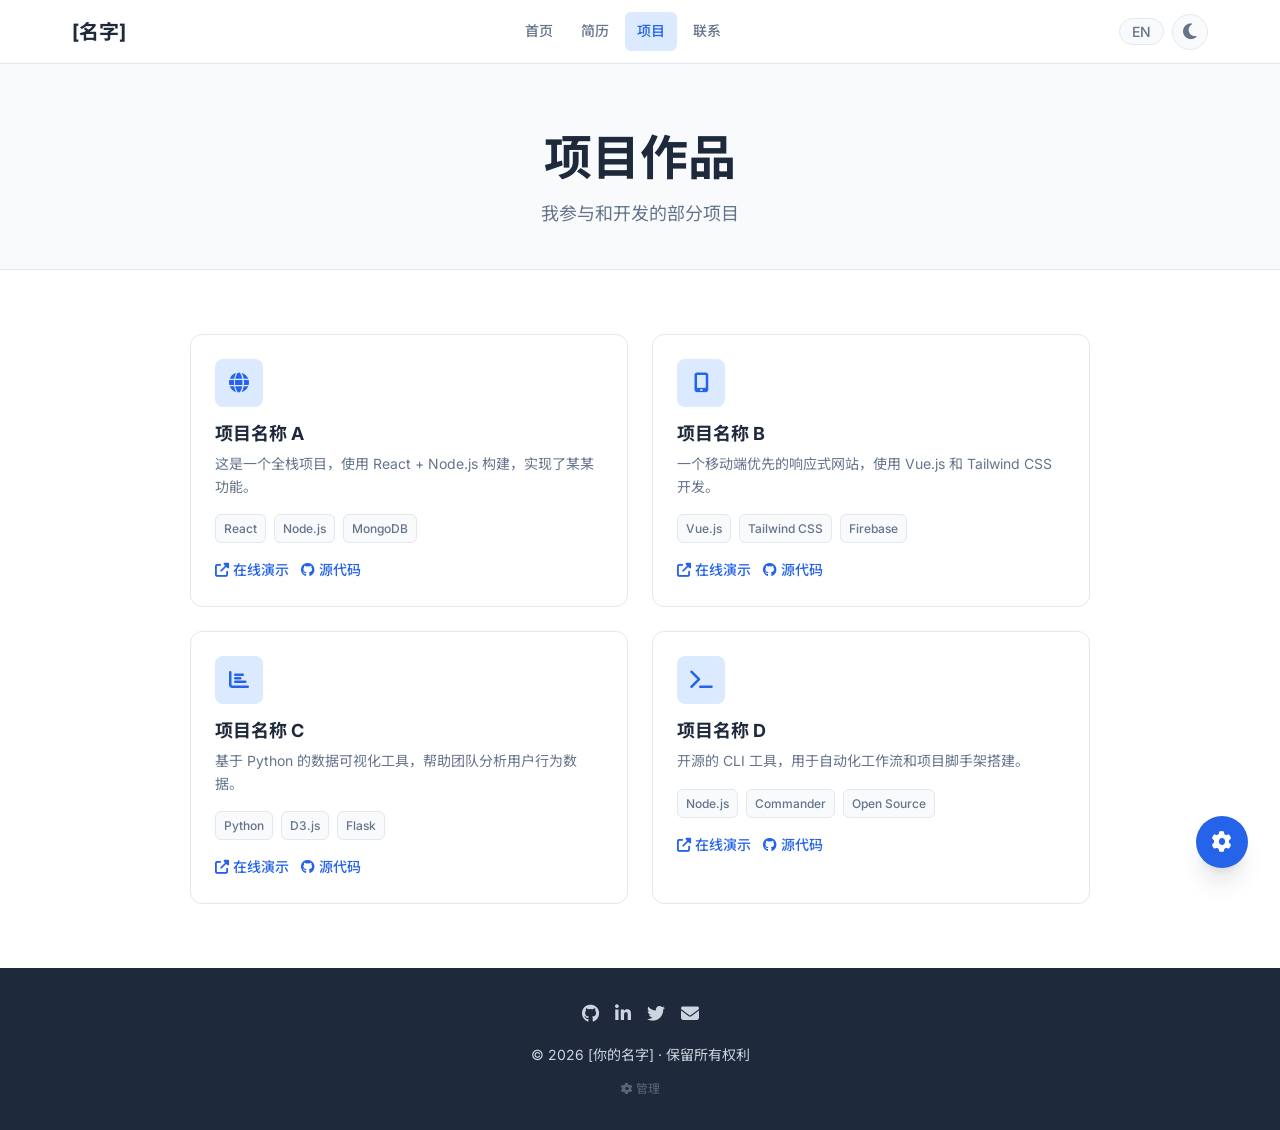
<file: projects.html>
<!DOCTYPE html>
<html lang="zh-CN">
<head>
  <meta charset="UTF-8">
  <meta name="viewport" content="width=device-width, initial-scale=1.0">
  <meta name="description" content="[你的名字] - 项目作品展示">
  <title>[你的名字] - 项目</title>
  <link rel="icon" href="assets/images/favicon.ico" type="image/x-icon">
  <link rel="stylesheet" href="https://cdnjs.cloudflare.com/ajax/libs/font-awesome/6.5.0/css/all.min.css">
  <link rel="stylesheet" href="https://fonts.googleapis.com/css2?family=Inter:wght@400;500;600;700&family=Noto+Sans+SC:wght@400;500;700&display=swap">
  <link rel="stylesheet" href="css/style.css">
</head>
<body>
  <!-- 导航栏 -->
  <header class="navbar">
    <div class="container">
      <a href="index.html" class="navbar-brand">[名字]</a>
      <nav class="navbar-menu">
        <a href="index.html" class="navbar-link" data-i18n="nav.home">首页</a>
        <a href="resume.html" class="navbar-link" data-i18n="nav.resume">简历</a>
        <a href="projects.html" class="navbar-link" data-i18n="nav.projects">项目</a>
        <a href="contact.html" class="navbar-link" data-i18n="nav.contact">联系</a>
      </nav>
      <div class="navbar-actions">
        <button class="lang-btn" aria-label="Switch language">EN</button>
        <button class="theme-toggle" aria-label="Toggle dark mode">
          <i class="fas fa-moon"></i>
        </button>
        <button class="hamburger" aria-label="Toggle menu">
          <span></span><span></span><span></span>
        </button>
      </div>
    </div>
  </header>

  <!-- 主内容 -->
  <main class="main-content">
    <!-- 页面标题 -->
    <section class="page-header">
      <div class="container">
        <h1 data-i18n="projects.title">项目作品</h1>
        <p data-i18n="projects.subtitle">我参与和开发的部分项目</p>
      </div>
    </section>

    <!-- 项目列表 -->
    <section class="section">
      <div class="container">
        <div class="projects-grid">
          <!-- 项目 1 -->
          <div class="project-card fade-in">
            <div class="project-icon"><i class="fas fa-globe"></i></div>
            <h3 data-i18n="project.1.title">项目名称 A</h3>
            <p data-i18n="project.1.desc">这是一个全栈项目，使用 React + Node.js 构建，实现了某某功能。</p>
            <div class="project-tags">
              <span class="project-tag">React</span>
              <span class="project-tag">Node.js</span>
              <span class="project-tag">MongoDB</span>
            </div>
            <div class="project-links">
              <a href="#" target="_blank" rel="noopener noreferrer"><i class="fas fa-external-link-alt"></i> <span data-i18n="project.demo">在线演示</span></a>
              <a href="#" target="_blank" rel="noopener noreferrer"><i class="fab fa-github"></i> <span data-i18n="project.code">源代码</span></a>
            </div>
          </div>

          <!-- 项目 2 -->
          <div class="project-card fade-in">
            <div class="project-icon"><i class="fas fa-mobile-alt"></i></div>
            <h3 data-i18n="project.2.title">项目名称 B</h3>
            <p data-i18n="project.2.desc">一个移动端优先的响应式网站，使用 Vue.js 和 Tailwind CSS 开发。</p>
            <div class="project-tags">
              <span class="project-tag">Vue.js</span>
              <span class="project-tag">Tailwind CSS</span>
              <span class="project-tag">Firebase</span>
            </div>
            <div class="project-links">
              <a href="#" target="_blank" rel="noopener noreferrer"><i class="fas fa-external-link-alt"></i> <span data-i18n="project.demo">在线演示</span></a>
              <a href="#" target="_blank" rel="noopener noreferrer"><i class="fab fa-github"></i> <span data-i18n="project.code">源代码</span></a>
            </div>
          </div>

          <!-- 项目 3 -->
          <div class="project-card fade-in">
            <div class="project-icon"><i class="fas fa-chart-bar"></i></div>
            <h3 data-i18n="project.3.title">项目名称 C</h3>
            <p data-i18n="project.3.desc">基于 Python 的数据可视化工具，帮助团队分析用户行为数据。</p>
            <div class="project-tags">
              <span class="project-tag">Python</span>
              <span class="project-tag">D3.js</span>
              <span class="project-tag">Flask</span>
            </div>
            <div class="project-links">
              <a href="#" target="_blank" rel="noopener noreferrer"><i class="fas fa-external-link-alt"></i> <span data-i18n="project.demo">在线演示</span></a>
              <a href="#" target="_blank" rel="noopener noreferrer"><i class="fab fa-github"></i> <span data-i18n="project.code">源代码</span></a>
            </div>
          </div>

          <!-- 项目 4 -->
          <div class="project-card fade-in">
            <div class="project-icon"><i class="fas fa-terminal"></i></div>
            <h3 data-i18n="project.4.title">项目名称 D</h3>
            <p data-i18n="project.4.desc">开源的 CLI 工具，用于自动化工作流和项目脚手架搭建。</p>
            <div class="project-tags">
              <span class="project-tag">Node.js</span>
              <span class="project-tag">Commander</span>
              <span class="project-tag">Open Source</span>
            </div>
            <div class="project-links">
              <a href="#" target="_blank" rel="noopener noreferrer"><i class="fas fa-external-link-alt"></i> <span data-i18n="project.demo">在线演示</span></a>
              <a href="#" target="_blank" rel="noopener noreferrer"><i class="fab fa-github"></i> <span data-i18n="project.code">源代码</span></a>
            </div>
          </div>
        </div>
      </div>
    </section>
  </main>

  <!-- 页脚 -->
  <footer class="footer">
    <div class="container">
      <div class="footer-social">
        <a href="#" target="_blank" rel="noopener noreferrer" aria-label="GitHub"><i class="fab fa-github"></i></a>
        <a href="#" target="_blank" rel="noopener noreferrer" aria-label="LinkedIn"><i class="fab fa-linkedin-in"></i></a>
        <a href="#" target="_blank" rel="noopener noreferrer" aria-label="Twitter"><i class="fab fa-twitter"></i></a>
        <a href="mailto:your-email@example.com" aria-label="Email"><i class="fas fa-envelope"></i></a>
      </div>
      <p data-i18n="footer.copyright">© 2026 [你的名字] · 保留所有权利</p>
      <p style="margin-top:var(--space-3);font-size:var(--text-xs);">
        <a href="admin.html" style="color:var(--color-text-muted);text-decoration:none;opacity:0.5;transition:opacity 0.2s;" onmouseover="this.style.opacity='1'" onmouseout="this.style.opacity='0.5'">
          <i class="fas fa-cog"></i> 管理
        </a>
      </p>
    </div>
  </footer>

  <script src="data/content.js"></script>
  <script src="js/i18n.js"></script>
  <script src="js/main.js"></script>
  <a href="admin.html" class="admin-fab" aria-label="内容管理">
    <i class="fas fa-cog"></i>
  </a>
</body>
</html>
</file>
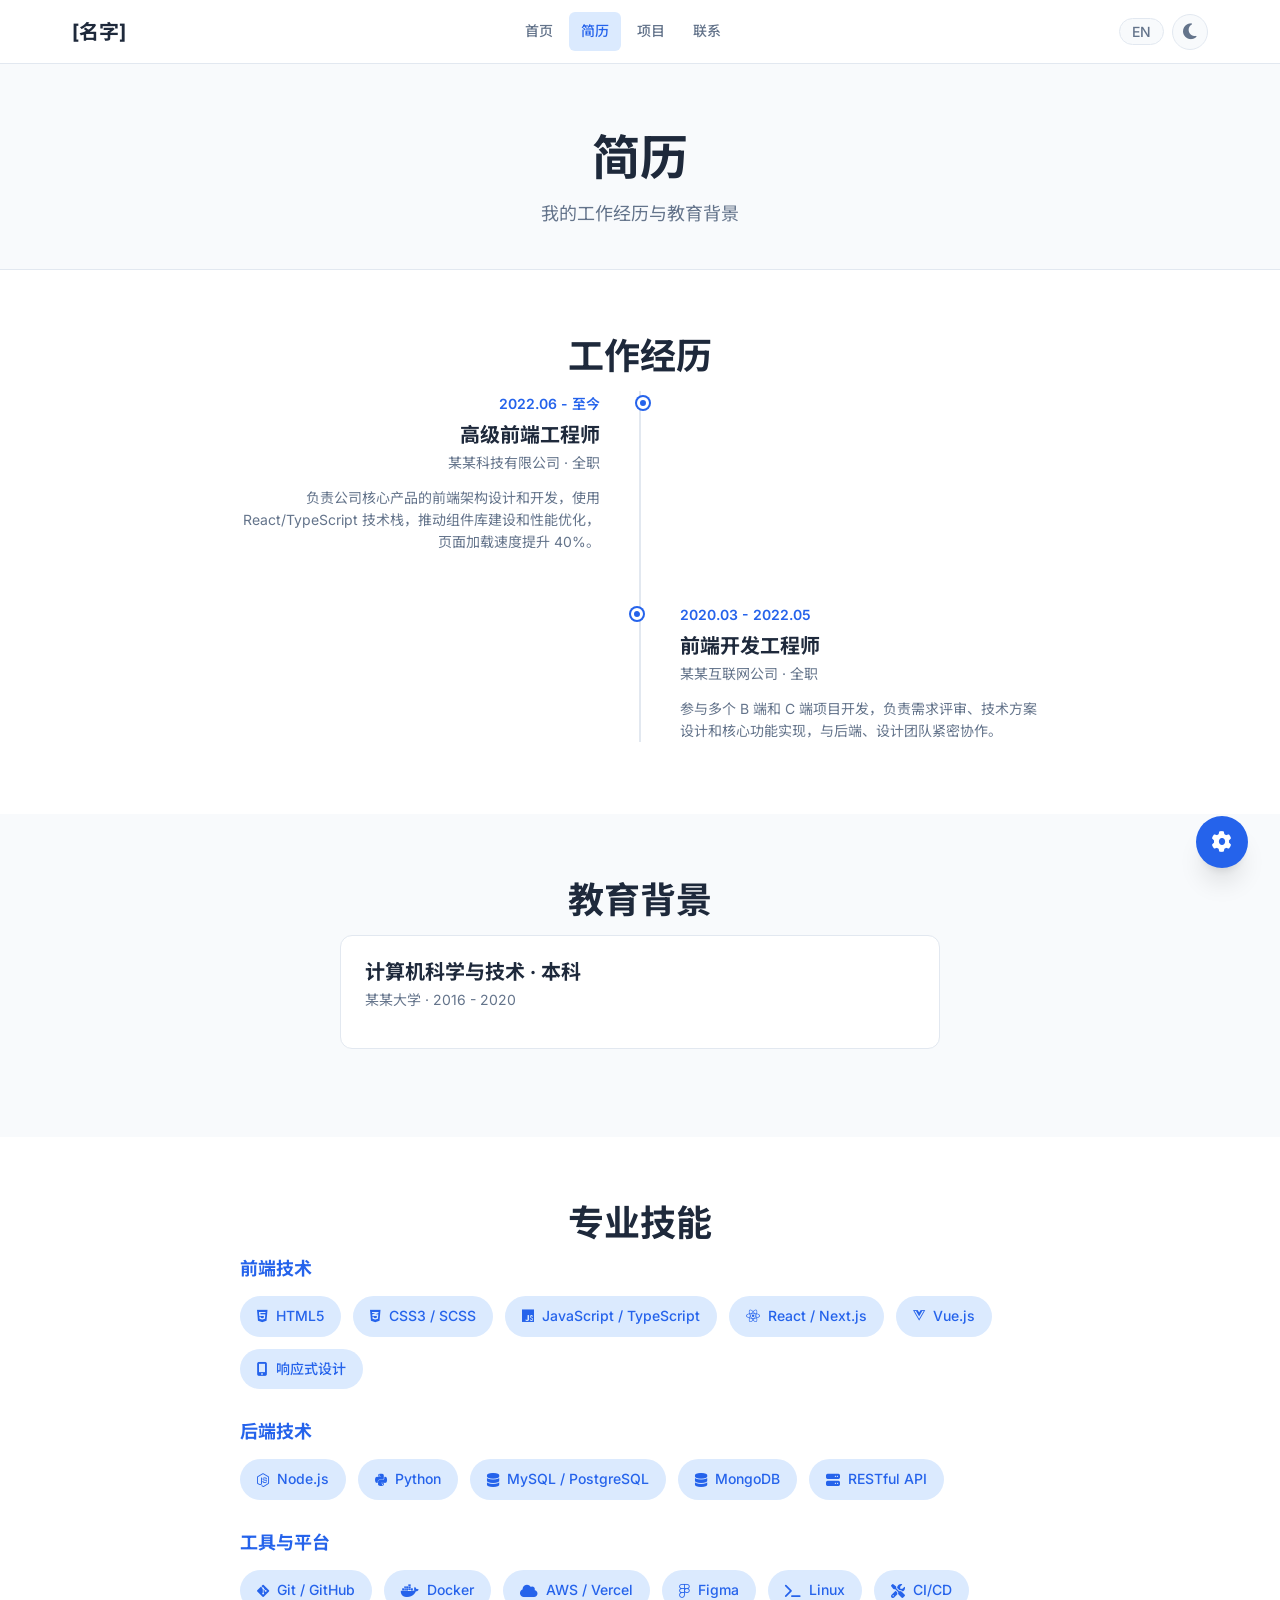
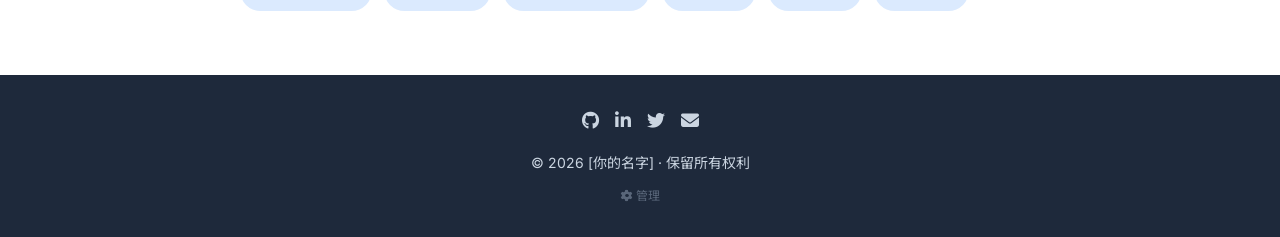
<file: resume.html>
<!DOCTYPE html>
<html lang="zh-CN">
<head>
  <meta charset="UTF-8">
  <meta name="viewport" content="width=device-width, initial-scale=1.0">
  <meta name="description" content="[你的名字] - 简历 - 工作经历与教育背景">
  <title>[你的名字] - 简历</title>
  <link rel="icon" href="assets/images/favicon.ico" type="image/x-icon">
  <link rel="stylesheet" href="https://cdnjs.cloudflare.com/ajax/libs/font-awesome/6.5.0/css/all.min.css">
  <link rel="stylesheet" href="https://fonts.googleapis.com/css2?family=Inter:wght@400;500;600;700&family=Noto+Sans+SC:wght@400;500;700&display=swap">
  <link rel="stylesheet" href="css/style.css">
</head>
<body>
  <!-- 导航栏 -->
  <header class="navbar">
    <div class="container">
      <a href="index.html" class="navbar-brand">[名字]</a>
      <nav class="navbar-menu">
        <a href="index.html" class="navbar-link" data-i18n="nav.home">首页</a>
        <a href="resume.html" class="navbar-link" data-i18n="nav.resume">简历</a>
        <a href="projects.html" class="navbar-link" data-i18n="nav.projects">项目</a>
        <a href="contact.html" class="navbar-link" data-i18n="nav.contact">联系</a>
      </nav>
      <div class="navbar-actions">
        <button class="lang-btn" aria-label="Switch language">EN</button>
        <button class="theme-toggle" aria-label="Toggle dark mode">
          <i class="fas fa-moon"></i>
        </button>
        <button class="hamburger" aria-label="Toggle menu">
          <span></span><span></span><span></span>
        </button>
      </div>
    </div>
  </header>

  <!-- 主内容 -->
  <main class="main-content">
    <!-- 页面标题 -->
    <section class="page-header">
      <div class="container">
        <h1 data-i18n="resume.title">简历</h1>
        <p data-i18n="resume.subtitle">我的工作经历与教育背景</p>
      </div>
    </section>

    <!-- 工作经历 -->
    <section class="section">
      <div class="container">
        <h2 class="section-title" data-i18n="resume.exp">工作经历</h2>
        <div class="timeline">
          <!-- 经历 1 -->
          <div class="timeline-item fade-in">
            <span class="timeline-date" data-i18n="exp.1.date">2022.06 - 至今</span>
            <h3 class="timeline-title" data-i18n="exp.1.title">高级前端工程师</h3>
            <p class="timeline-company" data-i18n="exp.1.company">某某科技有限公司 · 全职</p>
            <div class="timeline-desc">
              <p data-i18n="exp.1.desc">负责公司核心产品的前端架构设计和开发，使用 React/TypeScript 技术栈，推动组件库建设和性能优化，页面加载速度提升 40%。</p>
            </div>
          </div>
          <!-- 经历 2 -->
          <div class="timeline-item fade-in">
            <span class="timeline-date" data-i18n="exp.2.date">2020.03 - 2022.05</span>
            <h3 class="timeline-title" data-i18n="exp.2.title">前端开发工程师</h3>
            <p class="timeline-company" data-i18n="exp.2.company">某某互联网公司 · 全职</p>
            <div class="timeline-desc">
              <p data-i18n="exp.2.desc">参与多个 B 端和 C 端项目开发，负责需求评审、技术方案设计和核心功能实现，与后端、设计团队紧密协作。</p>
            </div>
          </div>
        </div>
      </div>
    </section>

    <!-- 教育背景 -->
    <section class="section section-alt">
      <div class="container">
        <h2 class="section-title" data-i18n="resume.edu">教育背景</h2>
        <div class="edu-card fade-in">
          <h3 data-i18n="edu.1.degree">计算机科学与技术 · 本科</h3>
          <p class="edu-meta" data-i18n="edu.1.school">某某大学 · 2016 - 2020</p>
        </div>
      </div>
    </section>

    <!-- 专业技能 -->
    <section class="section">
      <div class="container">
        <h2 class="section-title" data-i18n="resume.skills">专业技能</h2>
        <div class="skill-categories">
          <!-- 前端 -->
          <div class="skill-category fade-in">
            <h3 data-i18n="skill.frontend">前端技术</h3>
            <div class="skill-items">
              <span class="skill-tag"><i class="fab fa-html5"></i> HTML5</span>
              <span class="skill-tag"><i class="fab fa-css3-alt"></i> CSS3 / SCSS</span>
              <span class="skill-tag"><i class="fab fa-js"></i> JavaScript / TypeScript</span>
              <span class="skill-tag"><i class="fab fa-react"></i> React / Next.js</span>
              <span class="skill-tag"><i class="fab fa-vuejs"></i> Vue.js</span>
              <span class="skill-tag"><i class="fas fa-mobile-alt"></i> 响应式设计</span>
            </div>
          </div>
          <!-- 后端 -->
          <div class="skill-category fade-in">
            <h3 data-i18n="skill.backend">后端技术</h3>
            <div class="skill-items">
              <span class="skill-tag"><i class="fab fa-node-js"></i> Node.js</span>
              <span class="skill-tag"><i class="fab fa-python"></i> Python</span>
              <span class="skill-tag"><i class="fas fa-database"></i> MySQL / PostgreSQL</span>
              <span class="skill-tag"><i class="fas fa-database"></i> MongoDB</span>
              <span class="skill-tag"><i class="fas fa-server"></i> RESTful API</span>
            </div>
          </div>
          <!-- 工具 -->
          <div class="skill-category fade-in">
            <h3 data-i18n="skill.tools">工具与平台</h3>
            <div class="skill-items">
              <span class="skill-tag"><i class="fab fa-git-alt"></i> Git / GitHub</span>
              <span class="skill-tag"><i class="fab fa-docker"></i> Docker</span>
              <span class="skill-tag"><i class="fas fa-cloud"></i> AWS / Vercel</span>
              <span class="skill-tag"><i class="fab fa-figma"></i> Figma</span>
              <span class="skill-tag"><i class="fas fa-terminal"></i> Linux</span>
              <span class="skill-tag"><i class="fas fa-tools"></i> CI/CD</span>
            </div>
          </div>
        </div>
      </div>
    </section>
  </main>

  <!-- 页脚 -->
  <footer class="footer">
    <div class="container">
      <div class="footer-social">
        <a href="#" target="_blank" rel="noopener noreferrer" aria-label="GitHub"><i class="fab fa-github"></i></a>
        <a href="#" target="_blank" rel="noopener noreferrer" aria-label="LinkedIn"><i class="fab fa-linkedin-in"></i></a>
        <a href="#" target="_blank" rel="noopener noreferrer" aria-label="Twitter"><i class="fab fa-twitter"></i></a>
        <a href="mailto:your-email@example.com" aria-label="Email"><i class="fas fa-envelope"></i></a>
      </div>
      <p data-i18n="footer.copyright">© 2026 [你的名字] · 保留所有权利</p>
      <p style="margin-top:var(--space-3);font-size:var(--text-xs);">
        <a href="admin.html" style="color:var(--color-text-muted);text-decoration:none;opacity:0.5;transition:opacity 0.2s;" onmouseover="this.style.opacity='1'" onmouseout="this.style.opacity='0.5'">
          <i class="fas fa-cog"></i> 管理
        </a>
      </p>
    </div>
  </footer>

  <script src="data/content.js"></script>
  <script src="js/i18n.js"></script>
  <script src="js/main.js"></script>
  <a href="admin.html" class="admin-fab" aria-label="内容管理">
    <i class="fas fa-cog"></i>
  </a>
</body>
</html>
</file>
<file: css/style.css>
/* ============================================
   个人简历网站 — 设计系统
   ============================================ */

/* --- CSS 自定义属性（设计令牌） --- */
:root {
  /* 颜色 - 明亮模式 */
  --color-primary: #2563eb;
  --color-primary-hover: #1d4ed8;
  --color-primary-light: #dbeafe;
  --color-primary-dark: #1e40af;

  --color-bg: #ffffff;
  --color-bg-alt: #f8fafc;
  --color-bg-card: #ffffff;
  --color-text: #1e293b;
  --color-text-secondary: #64748b;
  --color-text-muted: #94a3b8;
  --color-border: #e2e8f0;
  --color-border-light: #f1f5f9;

  --color-success: #22c55e;
  --color-warning: #f59e0b;
  --color-error: #ef4444;

  --color-nav-bg: rgba(255, 255, 255, 0.9);
  --color-footer-bg: #1e293b;
  --color-footer-text: #cbd5e1;

  /* 阴影 */
  --shadow-sm: 0 1px 2px rgba(0, 0, 0, 0.05);
  --shadow-md: 0 4px 6px -1px rgba(0, 0, 0, 0.1), 0 2px 4px -2px rgba(0, 0, 0, 0.1);
  --shadow-lg: 0 10px 15px -3px rgba(0, 0, 0, 0.1), 0 4px 6px -4px rgba(0, 0, 0, 0.1);
  --shadow-xl: 0 20px 25px -5px rgba(0, 0, 0, 0.1), 0 8px 10px -6px rgba(0, 0, 0, 0.1);

  /* 排版 */
  --font-sans: 'Inter', 'Noto Sans SC', -apple-system, BlinkMacSystemFont, 'Segoe UI', 'PingFang SC', 'Microsoft YaHei', sans-serif;
  --font-mono: 'JetBrains Mono', 'Fira Code', 'Consolas', monospace;

  --text-xs: 0.75rem;
  --text-sm: 0.875rem;
  --text-base: 1rem;
  --text-lg: 1.125rem;
  --text-xl: 1.25rem;
  --text-2xl: 1.5rem;
  --text-3xl: 1.875rem;
  --text-4xl: 2.25rem;
  --text-5xl: 3rem;

  --leading-tight: 1.25;
  --leading-normal: 1.6;
  --leading-relaxed: 1.75;

  /* 间距 */
  --space-1: 0.25rem;
  --space-2: 0.5rem;
  --space-3: 0.75rem;
  --space-4: 1rem;
  --space-5: 1.25rem;
  --space-6: 1.5rem;
  --space-8: 2rem;
  --space-10: 2.5rem;
  --space-12: 3rem;
  --space-16: 4rem;
  --space-20: 5rem;
  --space-24: 6rem;

  /* 布局 */
  --max-width: 1200px;
  --nav-height: 64px;
  --radius-sm: 6px;
  --radius-md: 8px;
  --radius-lg: 12px;
  --radius-xl: 16px;
  --radius-full: 9999px;

  /* 过渡 */
  --transition-fast: 150ms ease;
  --transition-base: 250ms ease;
  --transition-slow: 400ms ease;
}

/* --- 暗色模式 --- */
[data-theme="dark"] {
  --color-primary: #3b82f6;
  --color-primary-hover: #60a5fa;
  --color-primary-light: #1e3a5f;
  --color-primary-dark: #93c5fd;

  --color-bg: #0f172a;
  --color-bg-alt: #1e293b;
  --color-bg-card: #1e293b;
  --color-text: #f1f5f9;
  --color-text-secondary: #94a3b8;
  --color-text-muted: #64748b;
  --color-border: #334155;
  --color-border-light: #1e293b;

  --color-nav-bg: rgba(15, 23, 42, 0.9);
  --color-footer-bg: #020617;
  --color-footer-text: #94a3b8;

  --shadow-sm: 0 1px 2px rgba(0, 0, 0, 0.3);
  --shadow-md: 0 4px 6px -1px rgba(0, 0, 0, 0.4);
  --shadow-lg: 0 10px 15px -3px rgba(0, 0, 0, 0.4);
  --shadow-xl: 0 20px 25px -5px rgba(0, 0, 0, 0.4);
}

/* --- 全局重置 --- */
*,
*::before,
*::after {
  margin: 0;
  padding: 0;
  box-sizing: border-box;
}

html {
  scroll-behavior: smooth;
  scroll-padding-top: var(--nav-height);
}

body {
  font-family: var(--font-sans);
  font-size: var(--text-base);
  line-height: var(--leading-normal);
  color: var(--color-text);
  background-color: var(--color-bg);
  -webkit-font-smoothing: antialiased;
  -moz-osx-font-smoothing: grayscale;
  transition: background-color var(--transition-base), color var(--transition-base);
}

img {
  max-width: 100%;
  height: auto;
  display: block;
}

a {
  color: var(--color-primary);
  text-decoration: none;
  transition: color var(--transition-fast);
}

a:hover {
  color: var(--color-primary-hover);
}

ul, ol {
  list-style: none;
}

/* --- 排版 --- */
h1, h2, h3, h4, h5, h6 {
  line-height: var(--leading-tight);
  font-weight: 700;
  color: var(--color-text);
}

h1 { font-size: var(--text-4xl); }
h2 { font-size: var(--text-3xl); }
h3 { font-size: var(--text-2xl); }
h4 { font-size: var(--text-xl); }

@media (min-width: 768px) {
  h1 { font-size: var(--text-5xl); }
  h2 { font-size: var(--text-4xl); }
  h3 { font-size: var(--text-3xl); }
}

p {
  margin-bottom: var(--space-4);
  color: var(--color-text-secondary);
}

/* --- 容器 --- */
.container {
  width: 100%;
  max-width: var(--max-width);
  margin: 0 auto;
  padding: 0 var(--space-6);
}

@media (min-width: 768px) {
  .container {
    padding: 0 var(--space-8);
  }
}

/* --- 按钮 --- */
.btn {
  display: inline-flex;
  align-items: center;
  justify-content: center;
  gap: var(--space-2);
  padding: var(--space-3) var(--space-6);
  border-radius: var(--radius-md);
  font-size: var(--text-sm);
  font-weight: 600;
  font-family: inherit;
  cursor: pointer;
  transition: all var(--transition-fast);
  border: 2px solid transparent;
  text-decoration: none;
  line-height: 1.4;
}

.btn-primary {
  background-color: var(--color-primary);
  color: #ffffff;
  border-color: var(--color-primary);
}

.btn-primary:hover {
  background-color: var(--color-primary-hover);
  border-color: var(--color-primary-hover);
  color: #ffffff;
}

.btn-outline {
  background-color: transparent;
  color: var(--color-primary);
  border-color: var(--color-primary);
}

.btn-outline:hover {
  background-color: var(--color-primary);
  color: #ffffff;
}

.btn-sm {
  padding: var(--space-2) var(--space-4);
  font-size: var(--text-xs);
}

.btn-lg {
  padding: var(--space-4) var(--space-8);
  font-size: var(--text-base);
}

/* --- 导航栏 --- */
.navbar {
  position: fixed;
  top: 0;
  left: 0;
  right: 0;
  height: var(--nav-height);
  background-color: var(--color-nav-bg);
  backdrop-filter: blur(12px);
  -webkit-backdrop-filter: blur(12px);
  border-bottom: 1px solid var(--color-border);
  z-index: 1000;
  transition: background-color var(--transition-base), border-color var(--transition-base);
}

.navbar .container {
  display: flex;
  align-items: center;
  justify-content: space-between;
  height: 100%;
}

.navbar-brand {
  font-size: var(--text-xl);
  font-weight: 700;
  color: var(--color-text);
  text-decoration: none;
}

.navbar-brand:hover {
  color: var(--color-primary);
}

.navbar-menu {
  display: flex;
  align-items: center;
  gap: var(--space-1);
}

.navbar-link {
  padding: var(--space-2) var(--space-3);
  border-radius: var(--radius-sm);
  font-size: var(--text-sm);
  font-weight: 500;
  color: var(--color-text-secondary);
  text-decoration: none;
  transition: all var(--transition-fast);
}

.navbar-link:hover {
  color: var(--color-primary);
  background-color: var(--color-primary-light);
}

.navbar-link.active {
  color: var(--color-primary);
  background-color: var(--color-primary-light);
}

.navbar-actions {
  display: flex;
  align-items: center;
  gap: var(--space-2);
}

/* 语言切换按钮 */
.lang-btn {
  display: flex;
  align-items: center;
  gap: var(--space-1);
  padding: var(--space-1) var(--space-3);
  border-radius: var(--radius-full);
  font-size: var(--text-sm);
  font-weight: 500;
  font-family: inherit;
  cursor: pointer;
  background-color: var(--color-bg-alt);
  color: var(--color-text-secondary);
  border: 1px solid var(--color-border);
  transition: all var(--transition-fast);
}

.lang-btn:hover {
  border-color: var(--color-primary);
  color: var(--color-primary);
}

/* 暗色模式切换 */
.theme-toggle {
  display: flex;
  align-items: center;
  justify-content: center;
  width: 36px;
  height: 36px;
  border-radius: var(--radius-full);
  cursor: pointer;
  background-color: var(--color-bg-alt);
  border: 1px solid var(--color-border);
  color: var(--color-text-secondary);
  font-size: var(--text-lg);
  transition: all var(--transition-fast);
}

.theme-toggle:hover {
  border-color: var(--color-primary);
  color: var(--color-primary);
}

/* 移动端汉堡菜单 */
.hamburger {
  display: none;
  flex-direction: column;
  justify-content: center;
  align-items: center;
  width: 36px;
  height: 36px;
  border-radius: var(--radius-sm);
  cursor: pointer;
  background: none;
  border: 1px solid var(--color-border);
  gap: 5px;
  padding: 6px;
}

.hamburger span {
  display: block;
  width: 20px;
  height: 2px;
  background-color: var(--color-text);
  border-radius: 2px;
  transition: all var(--transition-fast);
}

.hamburger.active span:nth-child(1) {
  transform: rotate(45deg) translate(5px, 5px);
}

.hamburger.active span:nth-child(2) {
  opacity: 0;
}

.hamburger.active span:nth-child(3) {
  transform: rotate(-45deg) translate(5px, -5px);
}

@media (max-width: 767px) {
  .hamburger {
    display: flex;
  }

  .navbar-menu {
    position: fixed;
    top: var(--nav-height);
    left: 0;
    right: 0;
    flex-direction: column;
    background-color: var(--color-nav-bg);
    backdrop-filter: blur(12px);
    -webkit-backdrop-filter: blur(12px);
    border-bottom: 1px solid var(--color-border);
    padding: var(--space-4);
    gap: var(--space-2);
    transform: translateY(-100%);
    opacity: 0;
    pointer-events: none;
    transition: all var(--transition-base);
  }

  .navbar-menu.open {
    transform: translateY(0);
    opacity: 1;
    pointer-events: all;
  }

  .navbar-link {
    padding: var(--space-3) var(--space-4);
    width: 100%;
    text-align: center;
    font-size: var(--text-base);
  }
}

/* --- 页面主体 --- */
.main-content {
  min-height: calc(100vh - var(--nav-height));
  padding-top: var(--nav-height);
}

/* --- Hero 区域 --- */
.hero {
  padding: var(--space-20) 0 var(--space-16);
  text-align: center;
  background-color: var(--color-bg-alt);
  border-bottom: 1px solid var(--color-border);
  transition: background-color var(--transition-base), border-color var(--transition-base);
}

.hero-avatar {
  width: 120px;
  height: 120px;
  border-radius: 50%;
  background-color: var(--color-primary-light);
  margin: 0 auto var(--space-6);
  display: flex;
  align-items: center;
  justify-content: center;
  font-size: var(--text-5xl);
  color: var(--color-primary);
  border: 4px solid var(--color-primary);
  position: relative;
  cursor: pointer;
  overflow: hidden;
}

.hero h1 {
  margin-bottom: var(--space-3);
}

.hero-subtitle {
  font-size: var(--text-xl);
  color: var(--color-text-secondary);
  margin-bottom: var(--space-6);
  font-weight: 400;
}

.hero-description {
  max-width: 600px;
  margin: 0 auto var(--space-8);
  font-size: var(--text-lg);
}

.hero-actions {
  display: flex;
  justify-content: center;
  gap: var(--space-4);
  flex-wrap: wrap;
}

/* --- 页面标题 --- */
.page-header {
  padding: var(--space-16) 0 var(--space-10);
  text-align: center;
  background-color: var(--color-bg-alt);
  border-bottom: 1px solid var(--color-border);
}

.page-header h1 {
  margin-bottom: var(--space-3);
}

.page-header p {
  max-width: 500px;
  margin: 0 auto;
  font-size: var(--text-lg);
}

/* --- 通用区块 --- */
.section {
  padding: var(--space-16) 0;
}

.section-alt {
  background-color: var(--color-bg-alt);
}

.section-title {
  text-align: center;
  margin-bottom: var(--space-3);
}

.section-subtitle {
  text-align: center;
  color: var(--color-text-secondary);
  margin-bottom: var(--space-12);
  max-width: 500px;
  margin-left: auto;
  margin-right: auto;
}

/* --- 技能标签 --- */
.skills-grid {
  display: flex;
  flex-wrap: wrap;
  gap: var(--space-3);
  justify-content: center;
  max-width: 700px;
  margin: 0 auto;
}

.skill-tag {
  display: inline-flex;
  align-items: center;
  gap: var(--space-2);
  padding: var(--space-2) var(--space-4);
  border-radius: var(--radius-full);
  font-size: var(--text-sm);
  font-weight: 500;
  background-color: var(--color-primary-light);
  color: var(--color-primary);
  transition: all var(--transition-fast);
  border: 1px solid transparent;
}

.skill-tag:hover {
  transform: translateY(-2px);
  box-shadow: var(--shadow-md);
  border-color: var(--color-primary);
}

/* --- 时间线（工作经历） --- */
.timeline {
  position: relative;
  max-width: 800px;
  margin: 0 auto;
}

.timeline::before {
  content: '';
  position: absolute;
  left: 0;
  top: 0;
  bottom: 0;
  width: 2px;
  background-color: var(--color-border);
}

@media (min-width: 768px) {
  .timeline::before {
    left: 50%;
    transform: translateX(-50%);
  }
}

.timeline-item {
  position: relative;
  padding-left: var(--space-8);
  padding-bottom: var(--space-10);
}

.timeline-item:last-child {
  padding-bottom: 0;
}

.timeline-item::before {
  content: '';
  position: absolute;
  left: -5px;
  top: 6px;
  width: 12px;
  height: 12px;
  border-radius: 50%;
  background-color: var(--color-primary);
  border: 3px solid var(--color-bg);
  box-shadow: 0 0 0 2px var(--color-primary);
}

@media (min-width: 768px) {
  .timeline-item {
    padding-left: 0;
    width: 50%;
  }

  .timeline-item:nth-child(odd) {
    padding-right: var(--space-10);
    text-align: right;
  }

  .timeline-item:nth-child(odd)::before {
    left: auto;
    right: -9px;
  }

  .timeline-item:nth-child(even) {
    margin-left: 50%;
    padding-left: var(--space-10);
  }

  .timeline-item:nth-child(even)::before {
    left: -9px;
  }
}

.timeline-date {
  display: inline-block;
  font-size: var(--text-sm);
  font-weight: 600;
  color: var(--color-primary);
  margin-bottom: var(--space-2);
}

.timeline-title {
  font-size: var(--text-xl);
  margin-bottom: var(--space-1);
}

.timeline-company {
  font-size: var(--text-sm);
  color: var(--color-text-secondary);
  margin-bottom: var(--space-3);
}

.timeline-desc p {
  font-size: var(--text-sm);
  margin-bottom: var(--space-2);
}

/* --- 教育卡片 --- */
.edu-card {
  background-color: var(--color-bg-card);
  border: 1px solid var(--color-border);
  border-radius: var(--radius-lg);
  padding: var(--space-6);
  transition: all var(--transition-base);
  max-width: 600px;
  margin: 0 auto var(--space-6);
}

.edu-card:hover {
  box-shadow: var(--shadow-lg);
  border-color: var(--color-primary);
}

.edu-card h3 {
  font-size: var(--text-xl);
  margin-bottom: var(--space-1);
}

.edu-meta {
  font-size: var(--text-sm);
  color: var(--color-text-secondary);
  margin-bottom: var(--space-3);
}

/* --- 项目卡片网格 --- */
.projects-grid {
  display: grid;
  grid-template-columns: 1fr;
  gap: var(--space-6);
  max-width: 900px;
  margin: 0 auto;
}

@media (min-width: 640px) {
  .projects-grid {
    grid-template-columns: repeat(2, 1fr);
  }
}

.project-card {
  background-color: var(--color-bg-card);
  border: 1px solid var(--color-border);
  border-radius: var(--radius-lg);
  padding: var(--space-6);
  transition: all var(--transition-base);
}

.project-card:hover {
  box-shadow: var(--shadow-lg);
  transform: translateY(-4px);
  border-color: var(--color-primary);
}

.project-icon {
  width: 48px;
  height: 48px;
  border-radius: var(--radius-md);
  background-color: var(--color-primary-light);
  display: flex;
  align-items: center;
  justify-content: center;
  font-size: var(--text-xl);
  color: var(--color-primary);
  margin-bottom: var(--space-4);
}

.project-card h3 {
  font-size: var(--text-lg);
  margin-bottom: var(--space-2);
}

.project-card p {
  font-size: var(--text-sm);
  margin-bottom: var(--space-4);
}

.project-tags {
  display: flex;
  flex-wrap: wrap;
  gap: var(--space-2);
  margin-bottom: var(--space-4);
}

.project-tag {
  font-size: var(--text-xs);
  font-weight: 500;
  padding: var(--space-1) var(--space-2);
  border-radius: var(--radius-sm);
  background-color: var(--color-bg-alt);
  color: var(--color-text-secondary);
  border: 1px solid var(--color-border);
}

.project-links {
  display: flex;
  gap: var(--space-3);
}

.project-links a {
  font-size: var(--text-sm);
  font-weight: 500;
  display: inline-flex;
  align-items: center;
  gap: var(--space-1);
}

/* --- 联系页 --- */
.contact-grid {
  display: grid;
  grid-template-columns: 1fr;
  gap: var(--space-8);
  max-width: 900px;
  margin: 0 auto;
}

@media (min-width: 768px) {
  .contact-grid {
    grid-template-columns: 1fr 1fr;
  }
}

.contact-info h3 {
  font-size: var(--text-xl);
  margin-bottom: var(--space-6);
}

.contact-item {
  display: flex;
  align-items: center;
  gap: var(--space-4);
  margin-bottom: var(--space-5);
}

.contact-item-icon {
  width: 44px;
  height: 44px;
  border-radius: var(--radius-md);
  background-color: var(--color-primary-light);
  display: flex;
  align-items: center;
  justify-content: center;
  font-size: var(--text-lg);
  color: var(--color-primary);
  flex-shrink: 0;
}

.contact-item-label {
  font-size: var(--text-sm);
  color: var(--color-text-secondary);
  margin-bottom: var(--space-1);
}

.contact-item-value {
  font-size: var(--text-base);
  font-weight: 500;
}

.social-links {
  display: flex;
  gap: var(--space-3);
  margin-top: var(--space-6);
}

.social-link {
  width: 44px;
  height: 44px;
  border-radius: var(--radius-md);
  background-color: var(--color-bg-alt);
  border: 1px solid var(--color-border);
  display: flex;
  align-items: center;
  justify-content: center;
  font-size: var(--text-lg);
  color: var(--color-text-secondary);
  transition: all var(--transition-fast);
}

.social-link:hover {
  background-color: var(--color-primary);
  color: #ffffff;
  border-color: var(--color-primary);
}

/* 联系表单 */
.contact-form {
  background-color: var(--color-bg-card);
  border: 1px solid var(--color-border);
  border-radius: var(--radius-lg);
  padding: var(--space-8);
}

.contact-form h3 {
  font-size: var(--text-xl);
  margin-bottom: var(--space-6);
}

.form-group {
  margin-bottom: var(--space-5);
}

.form-label {
  display: block;
  font-size: var(--text-sm);
  font-weight: 600;
  margin-bottom: var(--space-2);
  color: var(--color-text);
}

.form-input,
.form-textarea {
  width: 100%;
  padding: var(--space-3) var(--space-4);
  border: 1px solid var(--color-border);
  border-radius: var(--radius-md);
  font-size: var(--text-base);
  font-family: inherit;
  background-color: var(--color-bg);
  color: var(--color-text);
  transition: border-color var(--transition-fast);
  outline: none;
}

.form-input:focus,
.form-textarea:focus {
  border-color: var(--color-primary);
  box-shadow: 0 0 0 3px var(--color-primary-light);
}

.form-textarea {
  min-height: 120px;
  resize: vertical;
}

.form-error {
  font-size: var(--text-xs);
  color: var(--color-error);
  margin-top: var(--space-1);
  display: none;
}

.form-input.error,
.form-textarea.error {
  border-color: var(--color-error);
}

.form-input.error:focus,
.form-textarea.error:focus {
  box-shadow: 0 0 0 3px rgba(239, 68, 68, 0.15);
}

/* --- 技能分类（简历页） --- */
.skill-categories {
  max-width: 800px;
  margin: 0 auto;
}

.skill-category {
  margin-bottom: var(--space-8);
}

.skill-category:last-child {
  margin-bottom: 0;
}

.skill-category h3 {
  font-size: var(--text-lg);
  margin-bottom: var(--space-4);
  color: var(--color-primary);
}

.skill-items {
  display: flex;
  flex-wrap: wrap;
  gap: var(--space-3);
}

.skill-bar-group {
  margin-bottom: var(--space-4);
}

.skill-bar-label {
  display: flex;
  justify-content: space-between;
  font-size: var(--text-sm);
  font-weight: 500;
  margin-bottom: var(--space-2);
}

.skill-bar {
  height: 8px;
  border-radius: var(--radius-full);
  background-color: var(--color-border);
  overflow: hidden;
}

.skill-bar-fill {
  height: 100%;
  border-radius: var(--radius-full);
  background-color: var(--color-primary);
  transition: width 1s ease;
  width: 0;
}

/* --- 页脚 --- */
.footer {
  background-color: var(--color-footer-bg);
  color: var(--color-footer-text);
  padding: var(--space-8) 0;
  text-align: center;
}

.footer p {
  font-size: var(--text-sm);
  margin-bottom: 0;
  color: var(--color-footer-text);
}

.footer-social {
  display: flex;
  justify-content: center;
  gap: var(--space-4);
  margin-bottom: var(--space-4);
}

.footer-social a {
  color: var(--color-footer-text);
  font-size: var(--text-lg);
  transition: color var(--transition-fast);
}

.footer-social a:hover {
  color: var(--color-primary);
}

/* --- 滚动动画 --- */
.fade-in {
  opacity: 0;
  transform: translateY(24px);
  transition: opacity 0.6s ease, transform 0.6s ease;
}

.fade-in.visible {
  opacity: 1;
  transform: translateY(0);
}

/* --- 空状态占位 --- */
.placeholder-content {
  text-align: center;
  padding: var(--space-12) 0;
  color: var(--color-text-muted);
}

.placeholder-content .placeholder-icon {
  font-size: 3rem;
  margin-bottom: var(--space-4);
  opacity: 0.4;
}

.placeholder-content p {
  font-style: italic;
}

/* --- 头像上传（首页 Hero） --- */
.hero-avatar:hover::after {
  content: '📷';
  position: absolute;
  inset: 0;
  background: rgba(0, 0, 0, 0.45);
  display: flex;
  align-items: center;
  justify-content: center;
  font-size: 2rem;
  border-radius: 50%;
  color: #fff;
}

.avatar-img {
  width: 100%;
  height: 100%;
  object-fit: cover;
  border-radius: 50%;
}

#avatarInput {
  position: absolute;
  inset: 0;
  opacity: 0;
  cursor: pointer;
  z-index: 2;
}

/* --- 头像上传（简历页标题区） --- */
.page-header-avatar {
  width: 100px;
  height: 100px;
  border-radius: 50%;
  background-color: var(--color-primary-light);
  margin: 0 auto var(--space-4);
  display: flex;
  align-items: center;
  justify-content: center;
  font-size: var(--text-4xl);
  color: var(--color-primary);
  border: 3px solid var(--color-primary);
  position: relative;
  cursor: pointer;
  overflow: hidden;
}

.page-header-avatar:hover::after {
  content: '📷';
  position: absolute;
  inset: 0;
  background: rgba(0, 0, 0, 0.45);
  display: flex;
  align-items: center;
  justify-content: center;
  font-size: 1.6rem;
  border-radius: 50%;
  color: #fff;
}

#avatarInputResume {
  position: absolute;
  inset: 0;
  opacity: 0;
  cursor: pointer;
  z-index: 2;
}

/* --- 页面标题操作按钮 --- */
.page-header-actions {
  margin-top: var(--space-6);
  display: flex;
  justify-content: center;
  gap: var(--space-3);
}

/* --- 编辑模式 --- */
.edit-mode-active [contenteditable="true"] {
  border-radius: var(--radius-sm);
  transition: outline var(--transition-fast), background var(--transition-fast);
}

.edit-mode-active [contenteditable="true"]:hover {
  outline: 2px dashed var(--color-primary);
  background-color: rgba(37, 99, 235, 0.04);
  cursor: text;
}

.edit-mode-active [contenteditable="true"]:focus {
  outline: 2px solid var(--color-primary);
  background-color: rgba(37, 99, 235, 0.06);
}

.edit-mode-active .timeline-item,
.edit-mode-active .edu-card,
.edit-mode-active .skill-category {
  position: relative;
}

.edit-mode-active .timeline-item::after {
  content: '✎ 可编辑';
  position: absolute;
  top: -4px;
  right: 0;
  font-size: var(--text-xs);
  color: var(--color-primary);
  opacity: 0.6;
  font-weight: 500;
}

/* --- 编辑模式保存提示 --- */
.edit-toast {
  position: fixed;
  bottom: var(--space-8);
  left: 50%;
  transform: translateX(-50%) translateY(100px);
  background-color: var(--color-text);
  color: var(--color-bg);
  padding: var(--space-3) var(--space-6);
  border-radius: var(--radius-md);
  font-size: var(--text-sm);
  font-weight: 500;
  z-index: 9999;
  opacity: 0;
  transition: all 0.3s ease;
  pointer-events: none;
  box-shadow: var(--shadow-lg);
}

.edit-toast.show {
  opacity: 1;
  transform: translateX(-50%) translateY(0);
}

/* --- 浮动管理按钮 --- */
.admin-fab {
  position: fixed;
  bottom: var(--space-8);
  right: var(--space-8);
  z-index: 999;
  width: 52px;
  height: 52px;
  border-radius: 50%;
  background-color: var(--color-primary);
  color: #fff;
  border: none;
  box-shadow: var(--shadow-xl);
  cursor: pointer;
  display: flex;
  align-items: center;
  justify-content: center;
  font-size: var(--text-xl);
  transition: all var(--transition-base);
  text-decoration: none;
}

.admin-fab:hover {
  background-color: var(--color-primary-hover);
  transform: scale(1.1) translateY(-2px);
  box-shadow: var(--shadow-xl);
  color: #fff;
}

@media (max-width: 767px) {
  .admin-fab {
    bottom: var(--space-4);
    right: var(--space-4);
    width: 48px;
    height: 48px;
    font-size: var(--text-lg);
  }
}
</file>
